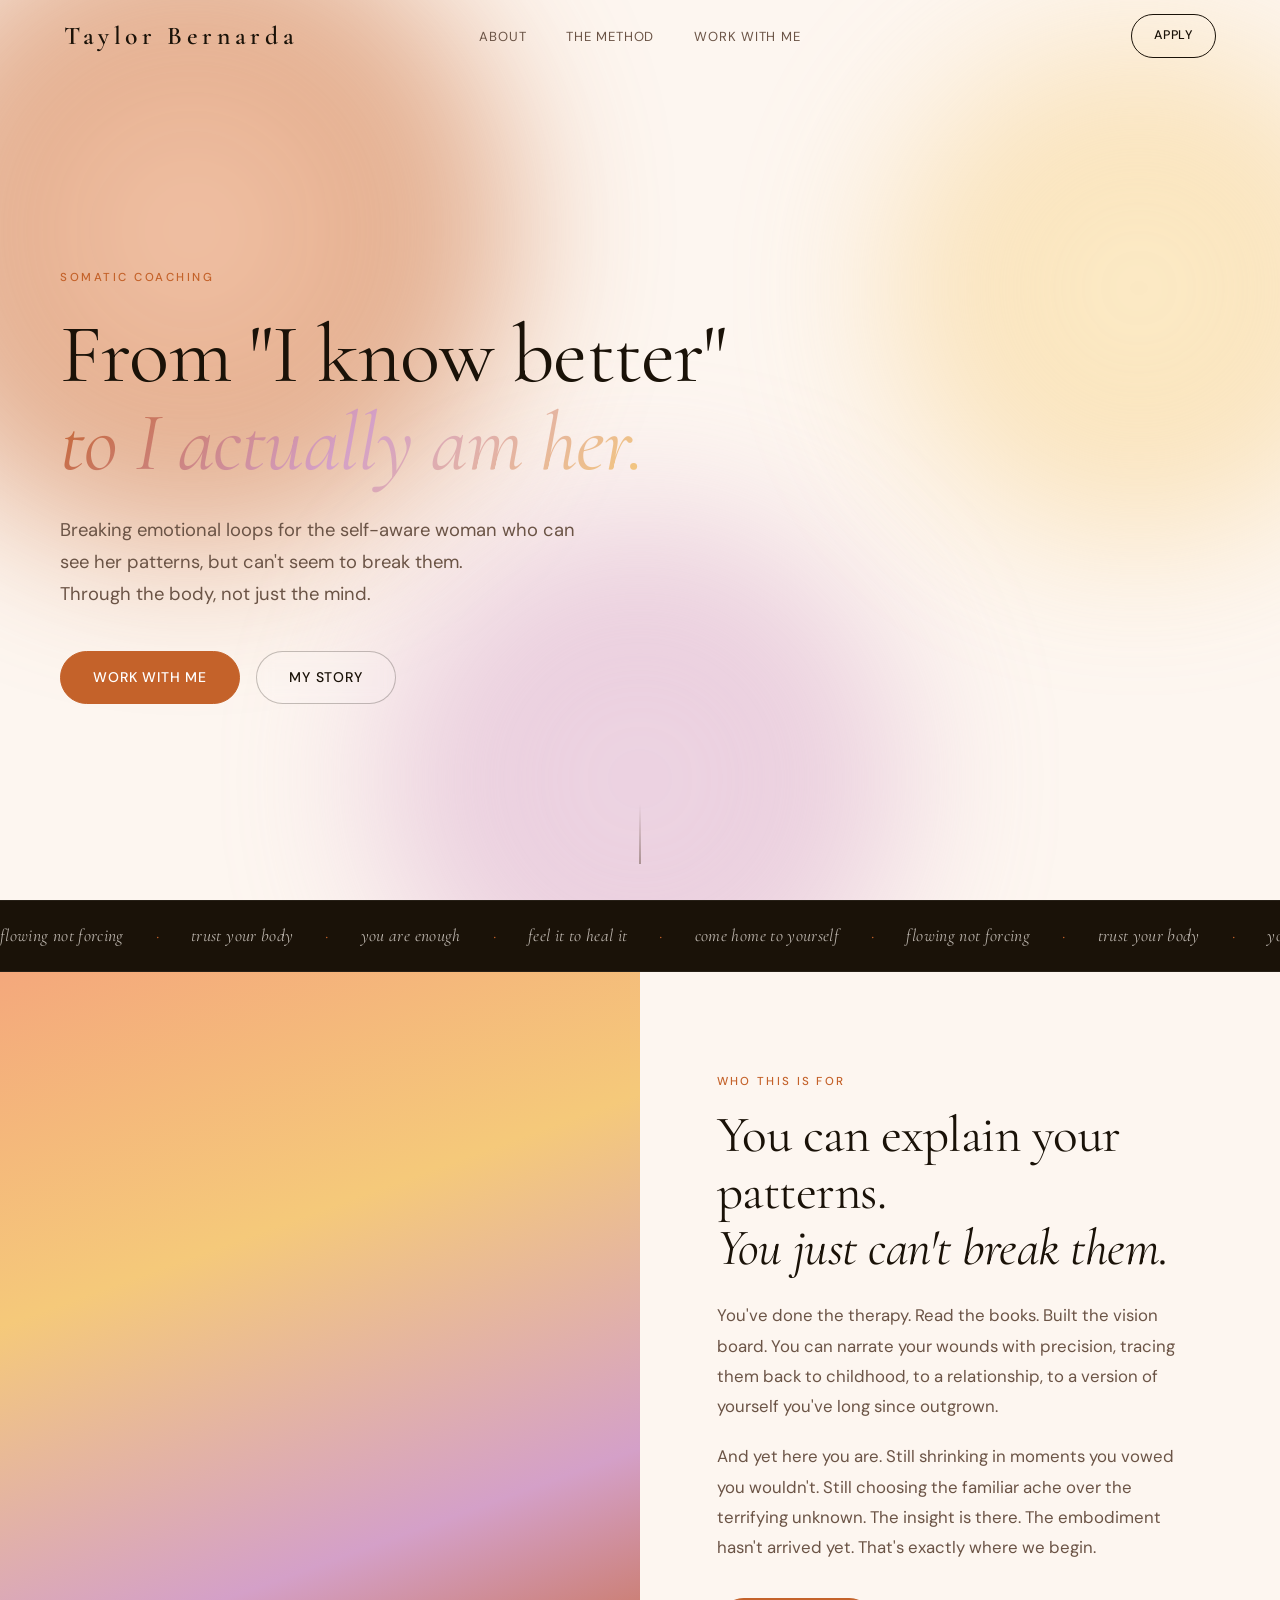
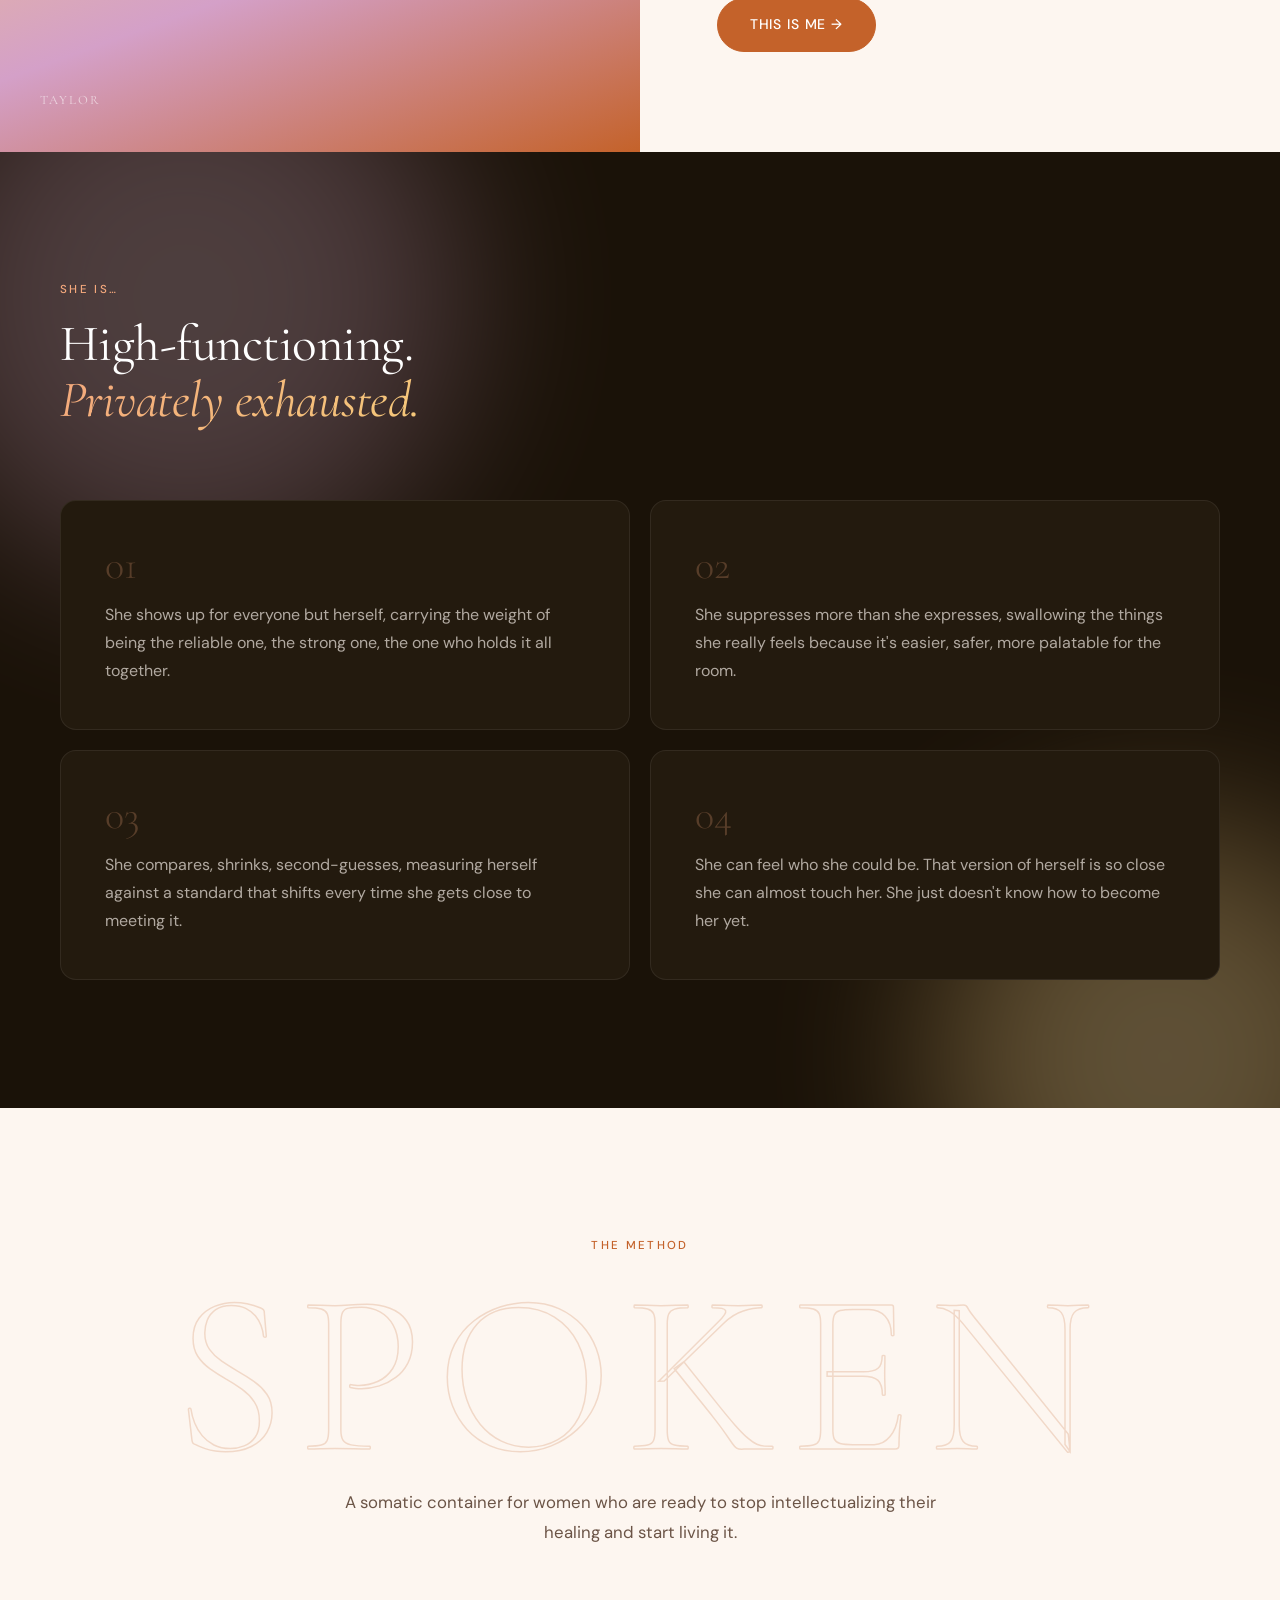
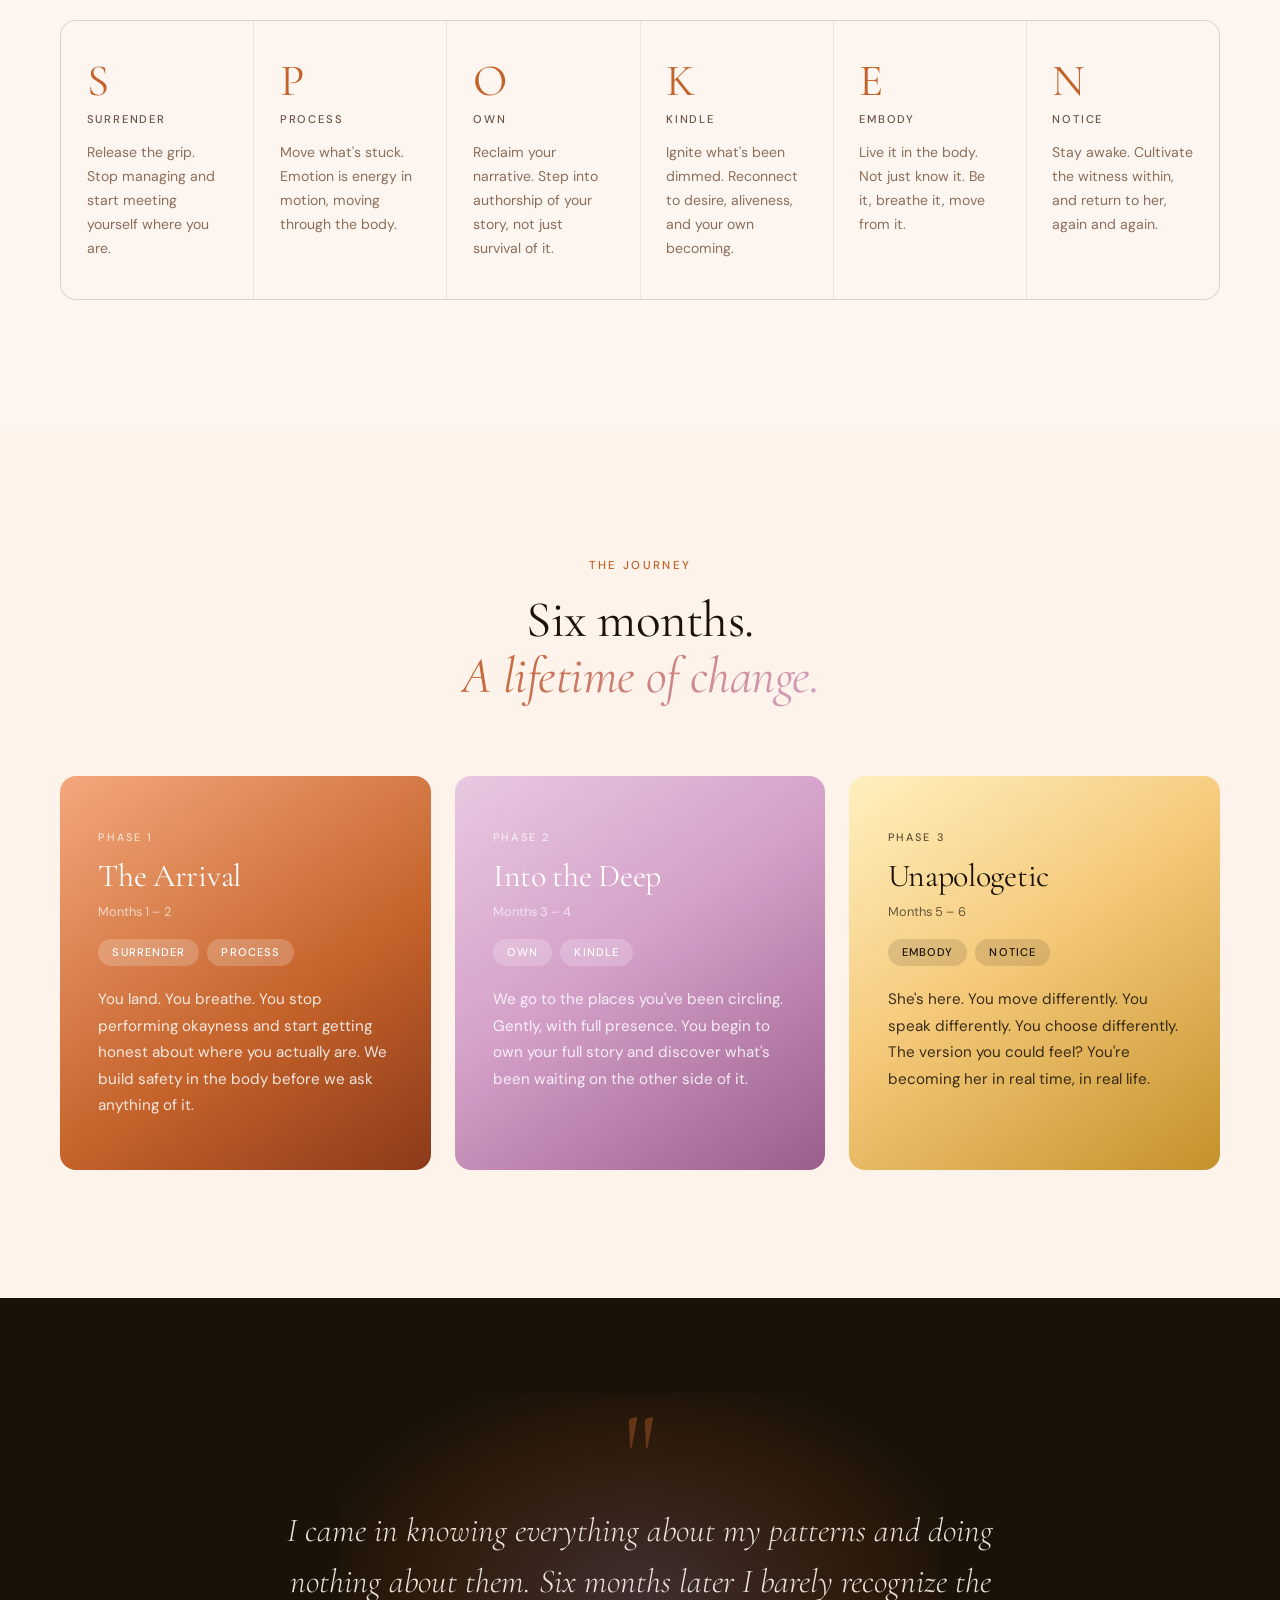
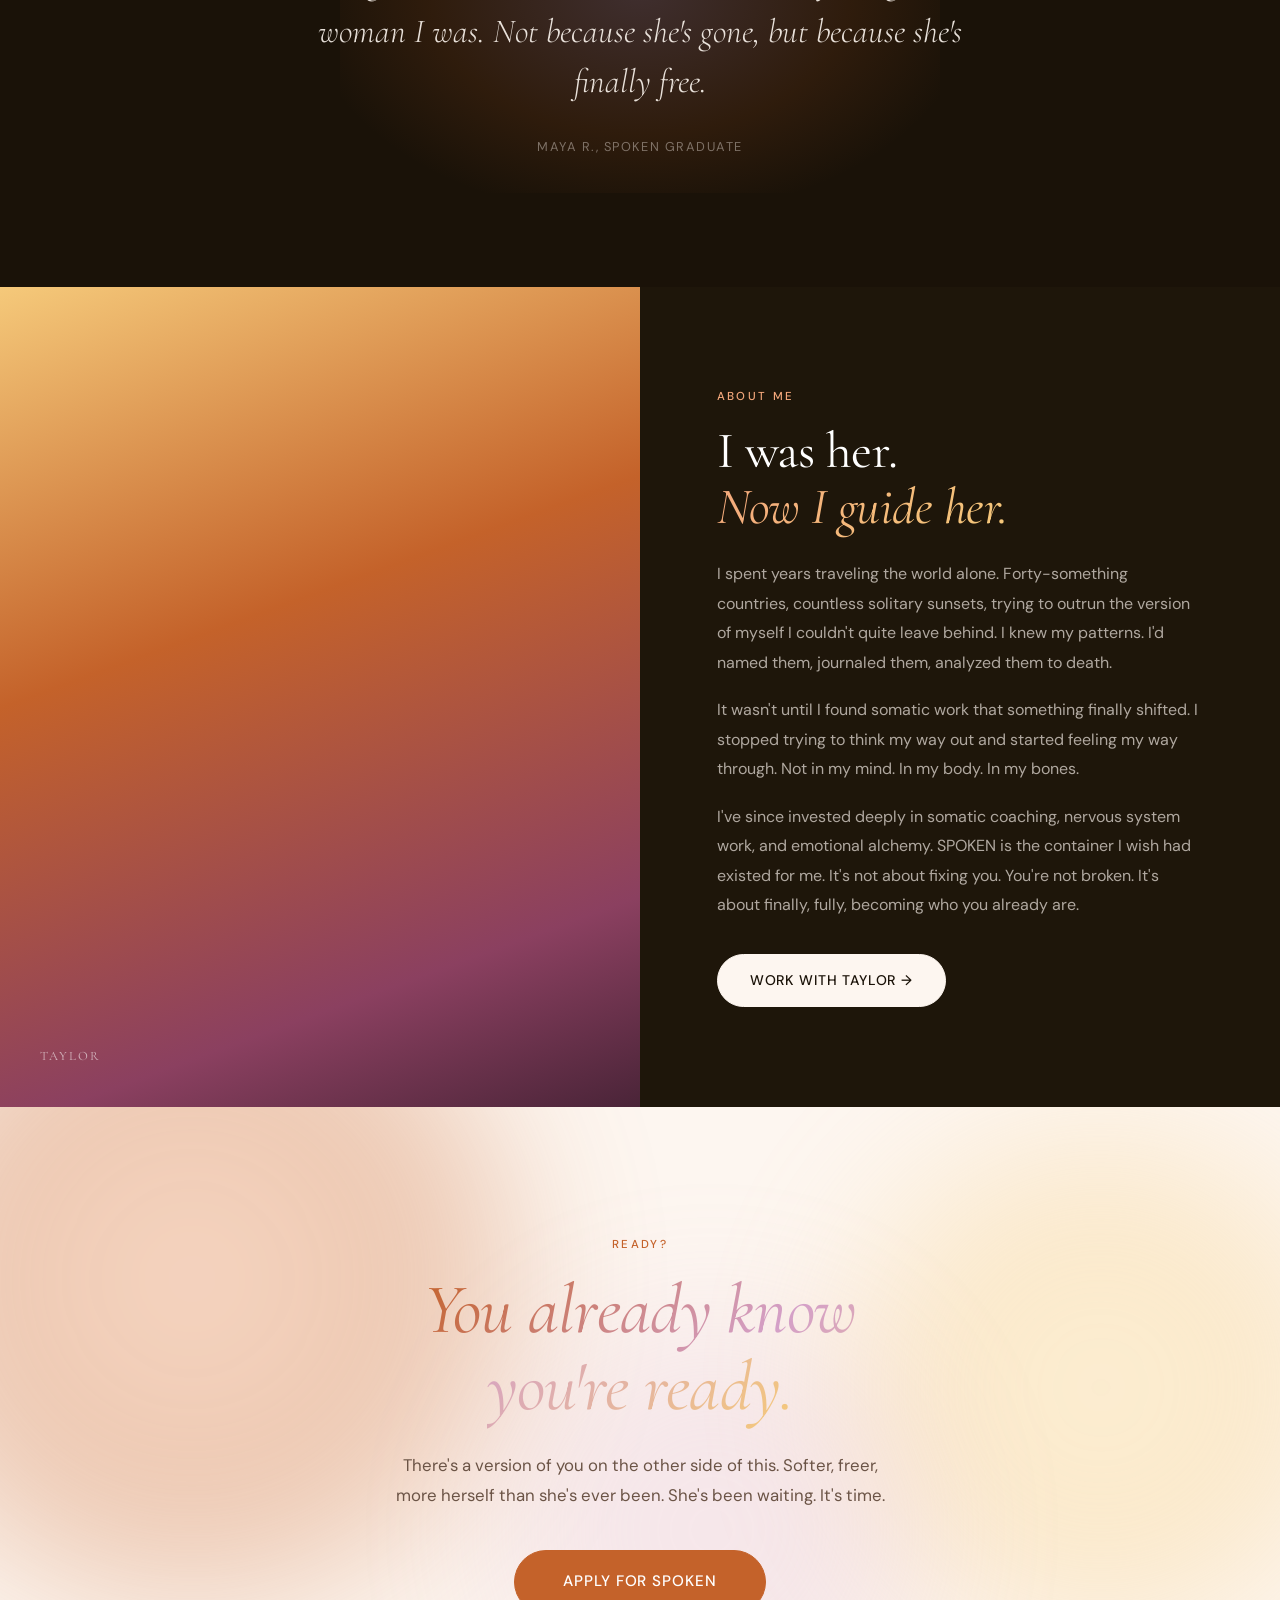
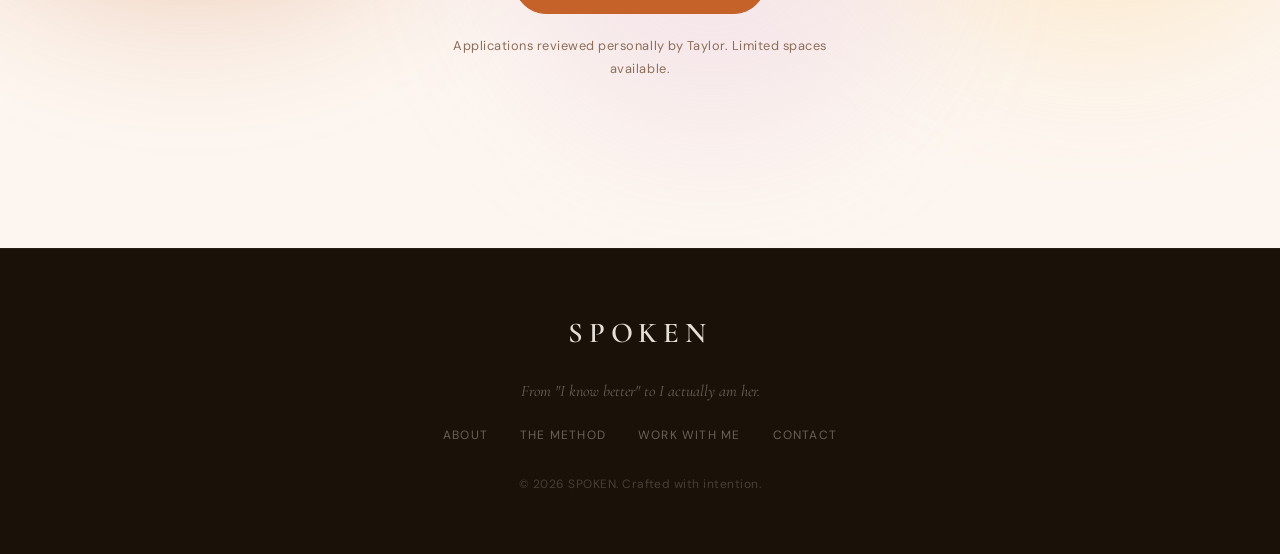
<file: index.html>
<!DOCTYPE html>
<html lang="en">
<head>
  <meta charset="UTF-8" />
  <meta name="viewport" content="width=device-width, initial-scale=1.0" />
  <title>SPOKEN: Somatic Coaching with Taylor</title>
  <link rel="preconnect" href="https://fonts.googleapis.com" />
  <link rel="preconnect" href="https://fonts.gstatic.com" crossorigin />
  <link href="https://fonts.googleapis.com/css2?family=Cormorant+Garamond:ital,wght@0,300;0,400;0,500;0,600;1,300;1,400;1,500;1,600&family=DM+Sans:ital,wght@0,300;0,400;0,500;1,300&display=swap" rel="stylesheet" />
  <link rel="stylesheet" href="styles.css" />
</head>
<body>

  <!-- NAV -->
  <nav class="nav" id="nav">
    <div class="nav__logo">Taylor Bernarda</div>
    <ul class="nav__links">
      <li><a href="#about">About</a></li>
      <li><a href="#method">The Method</a></li>
      <li><a href="#work">Work With Me</a></li>
    </ul>
    <a href="#apply" class="btn btn--outline btn--sm">Apply</a>
    <button class="nav__hamburger" aria-label="Open menu">
      <span></span><span></span><span></span>
    </button>
  </nav>

  <!-- MOBILE NAV DRAWER -->
  <div class="nav__drawer" id="navDrawer">
    <button class="nav__drawer-close" aria-label="Close menu">✕</button>
    <ul>
      <li><a href="#about">About</a></li>
      <li><a href="#method">The Method</a></li>
      <li><a href="#work">Work With Me</a></li>
      <li><a href="#apply" class="btn btn--outline">Apply</a></li>
    </ul>
  </div>
  <div class="nav__overlay" id="navOverlay"></div>

  <!-- HERO -->
  <section class="hero" id="hero">
    <div class="hero__blobs" aria-hidden="true">
      <div class="blob blob--coral"></div>
      <div class="blob blob--lavender"></div>
      <div class="blob blob--gold"></div>
    </div>
    <div class="hero__content reveal">
      <span class="hero__eyebrow">Somatic Coaching</span>
      <h1 class="hero__headline">From "I know better"<br/><em>to I actually am her.</em></h1>
      <p class="hero__sub">Breaking emotional loops for the self-aware woman who can<br class="desktop-br"/> see her patterns, but can't seem to break them.<br/>Through the body, not just the mind.</p>
      <div class="hero__cta">
        <a href="#apply" class="btn btn--primary">Work With Me</a>
        <a href="#about" class="btn btn--ghost">My Story</a>
      </div>
    </div>
    <div class="hero__scroll-hint" aria-hidden="true">
      <span></span>
    </div>
  </section>

  <!-- AFFIRMATION STRIP -->
  <div class="strip" aria-label="Affirmations">
    <div class="strip__track">
      <span>flowing not forcing</span>
      <span class="strip__dot" aria-hidden="true">·</span>
      <span>trust your body</span>
      <span class="strip__dot" aria-hidden="true">·</span>
      <span>you are enough</span>
      <span class="strip__dot" aria-hidden="true">·</span>
      <span>feel it to heal it</span>
      <span class="strip__dot" aria-hidden="true">·</span>
      <span>come home to yourself</span>
      <span class="strip__dot" aria-hidden="true">·</span>
      <span>flowing not forcing</span>
      <span class="strip__dot" aria-hidden="true">·</span>
      <span>trust your body</span>
      <span class="strip__dot" aria-hidden="true">·</span>
      <span>you are enough</span>
      <span class="strip__dot" aria-hidden="true">·</span>
      <span>feel it to heal it</span>
      <span class="strip__dot" aria-hidden="true">·</span>
      <span>come home to yourself</span>
      <span class="strip__dot" aria-hidden="true">·</span>
      <span>flowing not forcing</span>
      <span class="strip__dot" aria-hidden="true">·</span>
      <span>trust your body</span>
      <span class="strip__dot" aria-hidden="true">·</span>
      <span>you are enough</span>
      <span class="strip__dot" aria-hidden="true">·</span>
      <span>feel it to heal it</span>
      <span class="strip__dot" aria-hidden="true">·</span>
      <span>come home to yourself</span>
      <span class="strip__dot" aria-hidden="true">·</span>
    </div>
  </div>

  <!-- WHO IT'S FOR -->
  <section class="split-section" id="who">
    <div class="split-section__image reveal-left">
      <div class="gradient-img gradient-img--warm">
        <div class="gradient-img__inner">
          <span>Taylor</span>
        </div>
      </div>
    </div>
    <div class="split-section__content reveal-right">
      <span class="eyebrow">Who This Is For</span>
      <h2>You can explain your patterns.<br/><em>You just can't break them.</em></h2>
      <p>You've done the therapy. Read the books. Built the vision board. You can narrate your wounds with precision, tracing them back to childhood, to a relationship, to a version of yourself you've long since outgrown.</p>
      <p>And yet here you are. Still shrinking in moments you vowed you wouldn't. Still choosing the familiar ache over the terrifying unknown. The insight is there. The embodiment hasn't arrived yet. That's exactly where we begin.</p>
      <a href="#apply" class="btn btn--primary">This is me →</a>
    </div>
  </section>

  <!-- FOR HER -->
  <section class="for-her" id="work">
    <div class="for-her__blobs" aria-hidden="true">
      <div class="blob blob--rose"></div>
      <div class="blob blob--gold for-her__gold"></div>
    </div>
    <div class="container">
      <span class="eyebrow eyebrow--light reveal">She is…</span>
      <h2 class="for-her__heading reveal">High-functioning.<br/><em>Privately exhausted.</em></h2>
      <div class="cards-grid">
        <div class="card reveal">
          <div class="card__icon">01</div>
          <p>She shows up for everyone but herself, carrying the weight of being the reliable one, the strong one, the one who holds it all together.</p>
        </div>
        <div class="card reveal">
          <div class="card__icon">02</div>
          <p>She suppresses more than she expresses, swallowing the things she really feels because it's easier, safer, more palatable for the room.</p>
        </div>
        <div class="card reveal">
          <div class="card__icon">03</div>
          <p>She compares, shrinks, second-guesses, measuring herself against a standard that shifts every time she gets close to meeting it.</p>
        </div>
        <div class="card reveal">
          <div class="card__icon">04</div>
          <p>She can feel who she could be. That version of herself is so close she can almost touch her. She just doesn't know how to become her yet.</p>
        </div>
      </div>
    </div>
  </section>

  <!-- SPOKEN FRAMEWORK -->
  <section class="framework" id="method">
    <div class="container">
      <span class="eyebrow reveal">The Method</span>
      <div class="framework__word reveal" aria-hidden="true">SPOKEN</div>
      <p class="framework__sub reveal">A somatic container for women who are ready to stop intellectualizing their healing and start living it.</p>
      <div class="framework__pillars">
        <div class="pillar reveal">
          <div class="pillar__letter">S</div>
          <div class="pillar__name">Surrender</div>
          <p>Release the grip. Stop managing and start meeting yourself where you are.</p>
        </div>
        <div class="pillar reveal">
          <div class="pillar__letter">P</div>
          <div class="pillar__name">Process</div>
          <p>Move what's stuck. Emotion is energy in motion, moving through the body.</p>
        </div>
        <div class="pillar reveal">
          <div class="pillar__letter">O</div>
          <div class="pillar__name">Own</div>
          <p>Reclaim your narrative. Step into authorship of your story, not just survival of it.</p>
        </div>
        <div class="pillar reveal">
          <div class="pillar__letter">K</div>
          <div class="pillar__name">Kindle</div>
          <p>Ignite what's been dimmed. Reconnect to desire, aliveness, and your own becoming.</p>
        </div>
        <div class="pillar reveal">
          <div class="pillar__letter">E</div>
          <div class="pillar__name">Embody</div>
          <p>Live it in the body. Not just know it. Be it, breathe it, move from it.</p>
        </div>
        <div class="pillar reveal">
          <div class="pillar__letter">N</div>
          <div class="pillar__name">Notice</div>
          <p>Stay awake. Cultivate the witness within, and return to her, again and again.</p>
        </div>
      </div>
    </div>
  </section>

  <!-- THREE PHASES -->
  <section class="phases">
    <div class="container">
      <span class="eyebrow reveal">The Journey</span>
      <h2 class="reveal">Six months.<br/><em>A lifetime of change.</em></h2>
      <div class="phases__grid">
        <div class="phase-card phase-card--coral reveal">
          <div class="phase-card__phase">Phase 1</div>
          <h3>The Arrival</h3>
          <div class="phase-card__months">Months 1 – 2</div>
          <div class="phase-card__tags">
            <span>Surrender</span>
            <span>Process</span>
          </div>
          <p>You land. You breathe. You stop performing okayness and start getting honest about where you actually are. We build safety in the body before we ask anything of it.</p>
        </div>
        <div class="phase-card phase-card--lavender reveal">
          <div class="phase-card__phase">Phase 2</div>
          <h3>Into the Deep</h3>
          <div class="phase-card__months">Months 3 – 4</div>
          <div class="phase-card__tags">
            <span>Own</span>
            <span>Kindle</span>
          </div>
          <p>We go to the places you've been circling. Gently, with full presence. You begin to own your full story and discover what's been waiting on the other side of it.</p>
        </div>
        <div class="phase-card phase-card--gold reveal">
          <div class="phase-card__phase">Phase 3</div>
          <h3>Unapologetic</h3>
          <div class="phase-card__months">Months 5 – 6</div>
          <div class="phase-card__tags">
            <span>Embody</span>
            <span>Notice</span>
          </div>
          <p>She's here. You move differently. You speak differently. You choose differently. The version you could feel? You're becoming her in real time, in real life.</p>
        </div>
      </div>
    </div>
  </section>

  <!-- TESTIMONIAL -->
  <section class="testimonial">
    <div class="testimonial__glow" aria-hidden="true"></div>
    <div class="container">
      <div class="testimonial__inner reveal">
        <div class="testimonial__mark">"</div>
        <blockquote>
          I came in knowing everything about my patterns and doing nothing about them. Six months later I barely recognize the woman I was. Not because she's gone, but because she's finally free.
        </blockquote>
        <cite>Maya R., SPOKEN Graduate</cite>
      </div>
    </div>
  </section>

  <!-- ABOUT -->
  <section class="about" id="about">
    <div class="about__image reveal-left">
      <div class="gradient-img gradient-img--dusk">
        <div class="gradient-img__inner">
          <span>Taylor</span>
        </div>
      </div>
    </div>
    <div class="about__content reveal-right">
      <span class="eyebrow eyebrow--light">About Me</span>
      <h2>I was her.<br/><em>Now I guide her.</em></h2>
      <p>I spent years traveling the world alone. Forty-something countries, countless solitary sunsets, trying to outrun the version of myself I couldn't quite leave behind. I knew my patterns. I'd named them, journaled them, analyzed them to death.</p>
      <p>It wasn't until I found somatic work that something finally shifted. I stopped trying to think my way out and started feeling my way through. Not in my mind. In my body. In my bones.</p>
      <p>I've since invested deeply in somatic coaching, nervous system work, and emotional alchemy. SPOKEN is the container I wish had existed for me. It's not about fixing you. You're not broken. It's about finally, fully, becoming who you already are.</p>
      <a href="#apply" class="btn btn--light">Work With Taylor →</a>
    </div>
  </section>

  <!-- FINAL CTA -->
  <section class="cta-final" id="apply">
    <div class="cta-final__blobs" aria-hidden="true">
      <div class="blob blob--coral cta-blob--1"></div>
      <div class="blob blob--gold cta-blob--2"></div>
      <div class="blob blob--rose cta-blob--3"></div>
    </div>
    <div class="container">
      <div class="cta-final__inner reveal">
        <span class="eyebrow">Ready?</span>
        <h2 class="cta-final__headline"><em>You already know<br/>you're ready.</em></h2>
        <p>There's a version of you on the other side of this. Softer, freer, more herself than she's ever been. She's been waiting. It's time.</p>
        <a href="mailto:hello@spokencoaching.com" class="btn btn--primary btn--lg">Apply for SPOKEN</a>
        <p class="cta-final__note">Applications reviewed personally by Taylor. Limited spaces available.</p>
      </div>
    </div>
  </section>

  <!-- FOOTER -->
  <footer class="footer">
    <div class="footer__inner">
      <div class="footer__logo">SPOKEN</div>
      <p class="footer__tagline">From "I know better" to I actually am her.</p>
      <nav class="footer__nav" aria-label="Footer navigation">
        <a href="#about">About</a>
        <a href="#method">The Method</a>
        <a href="#work">Work With Me</a>
        <a href="mailto:hello@spokencoaching.com">Contact</a>
      </nav>
      <p class="footer__copy">© 2026 SPOKEN. Crafted with intention.</p>
    </div>
  </footer>

  <script src="script.js"></script>
</body>
</html>
</file>
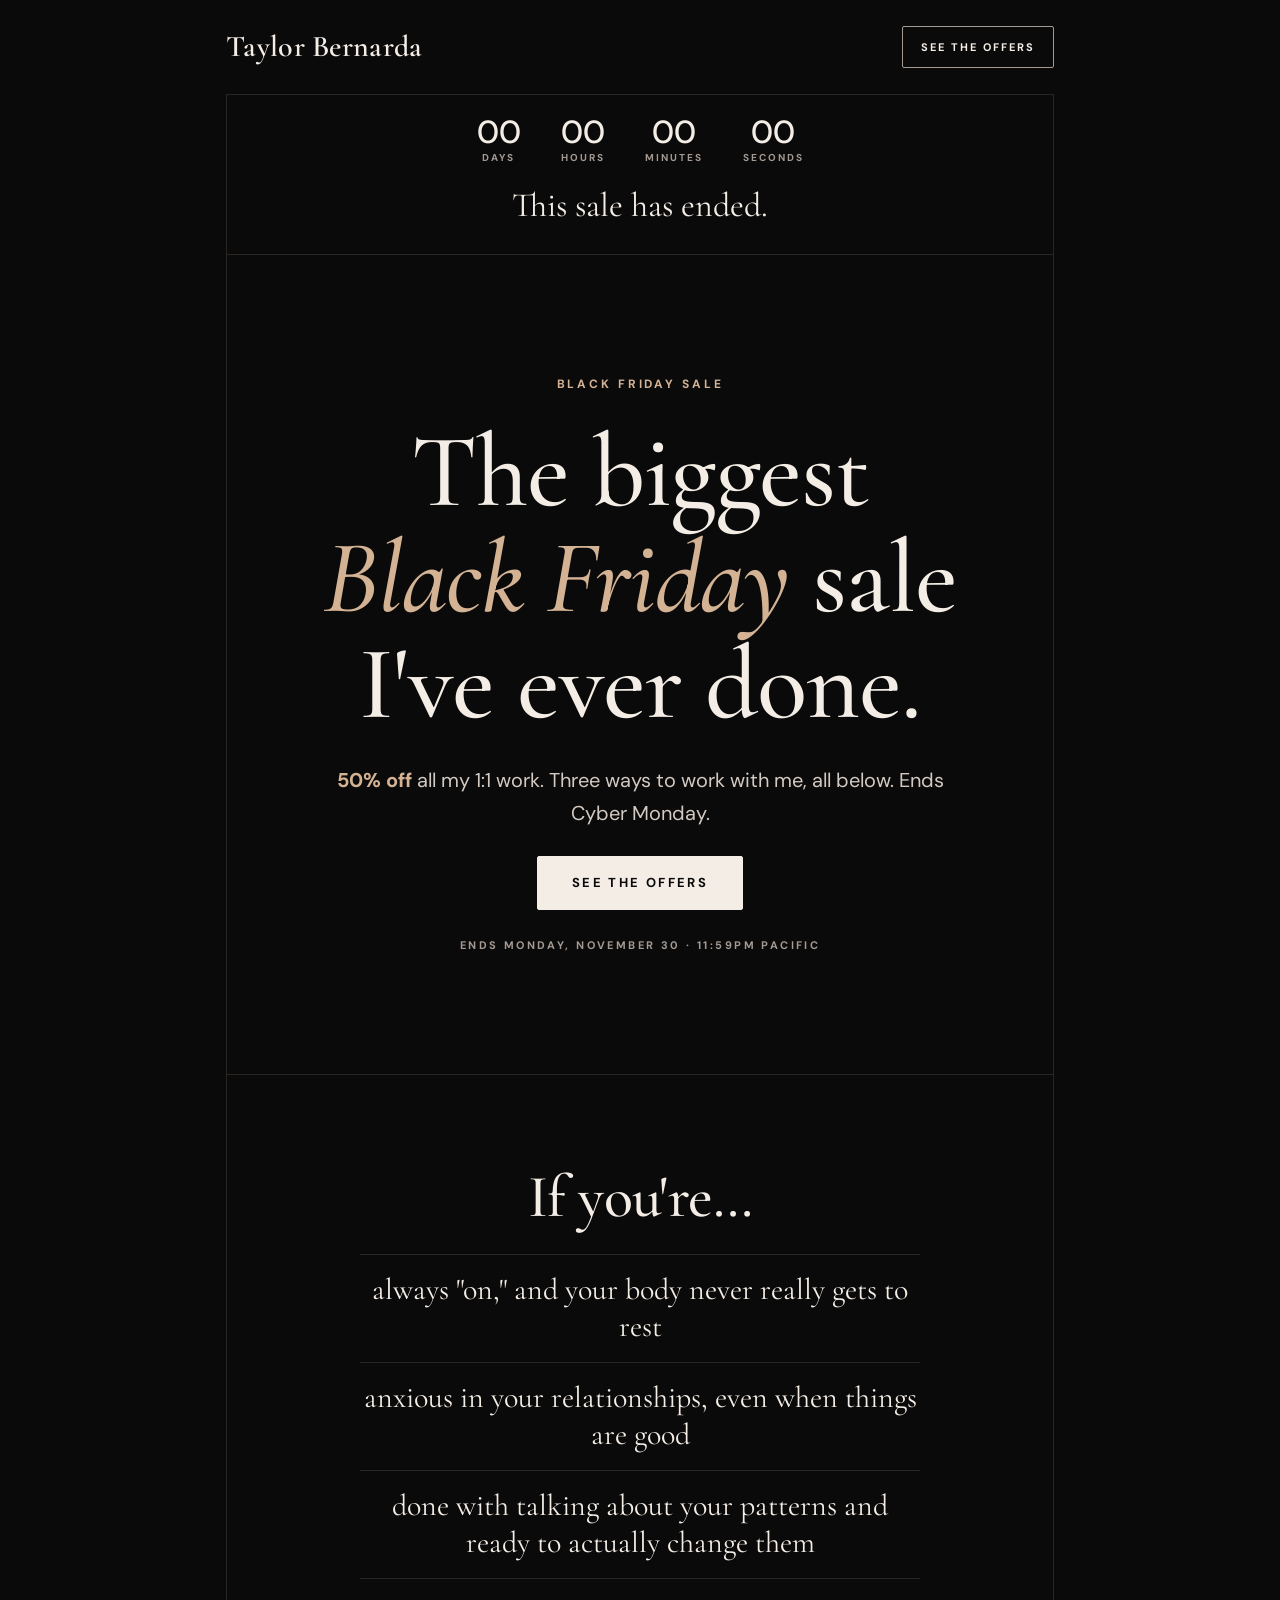
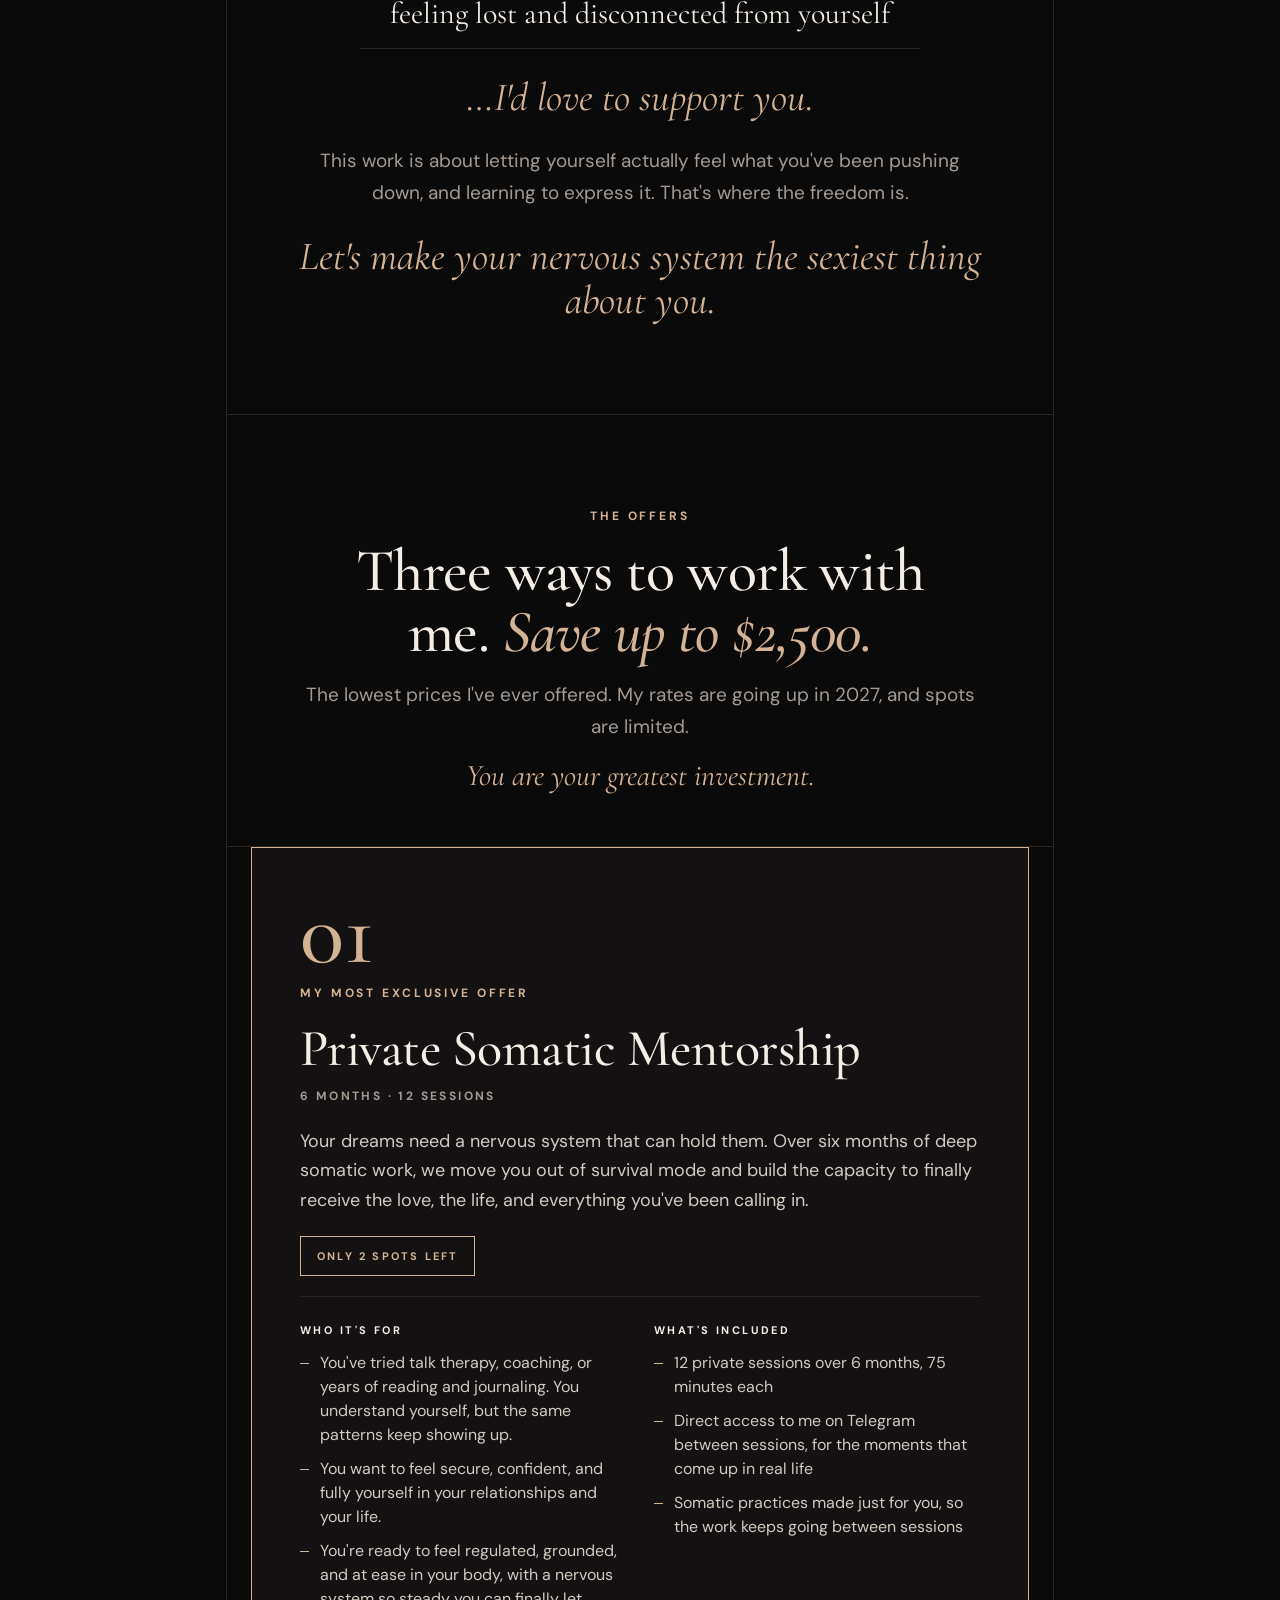
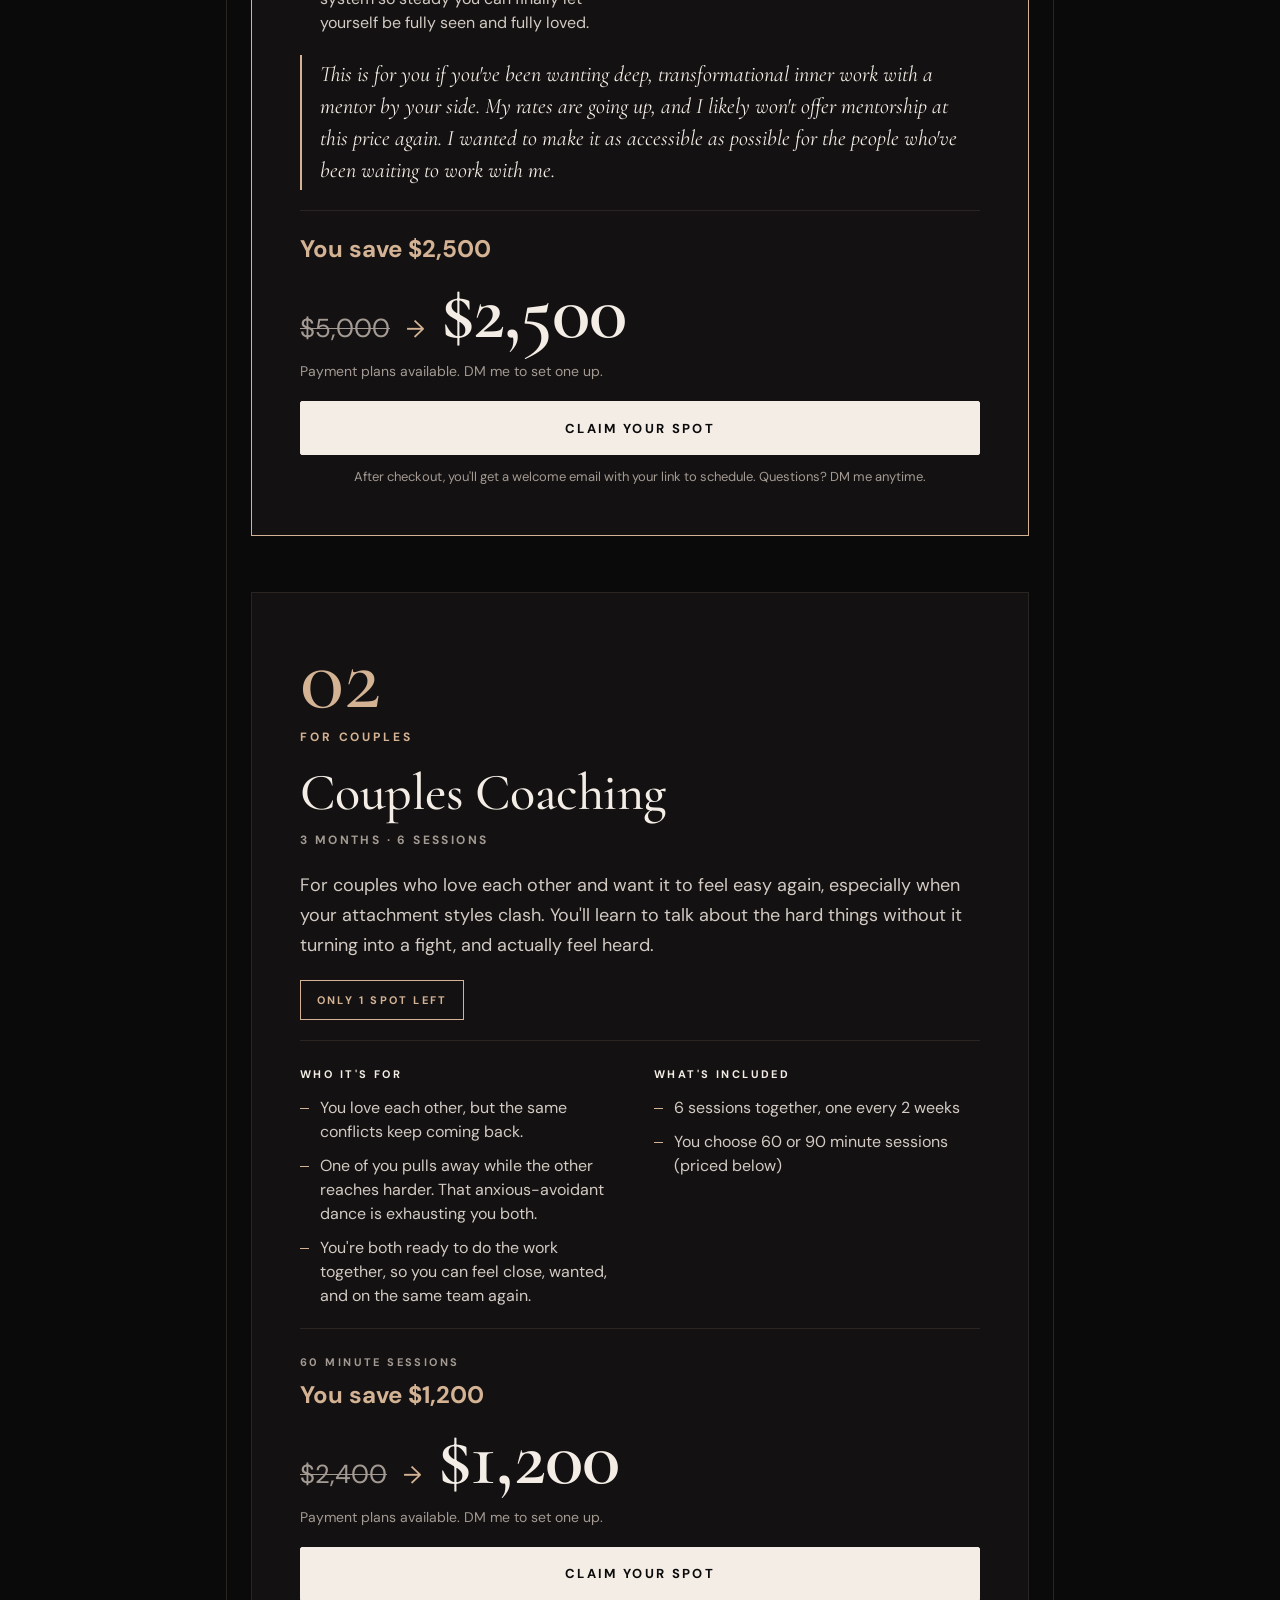
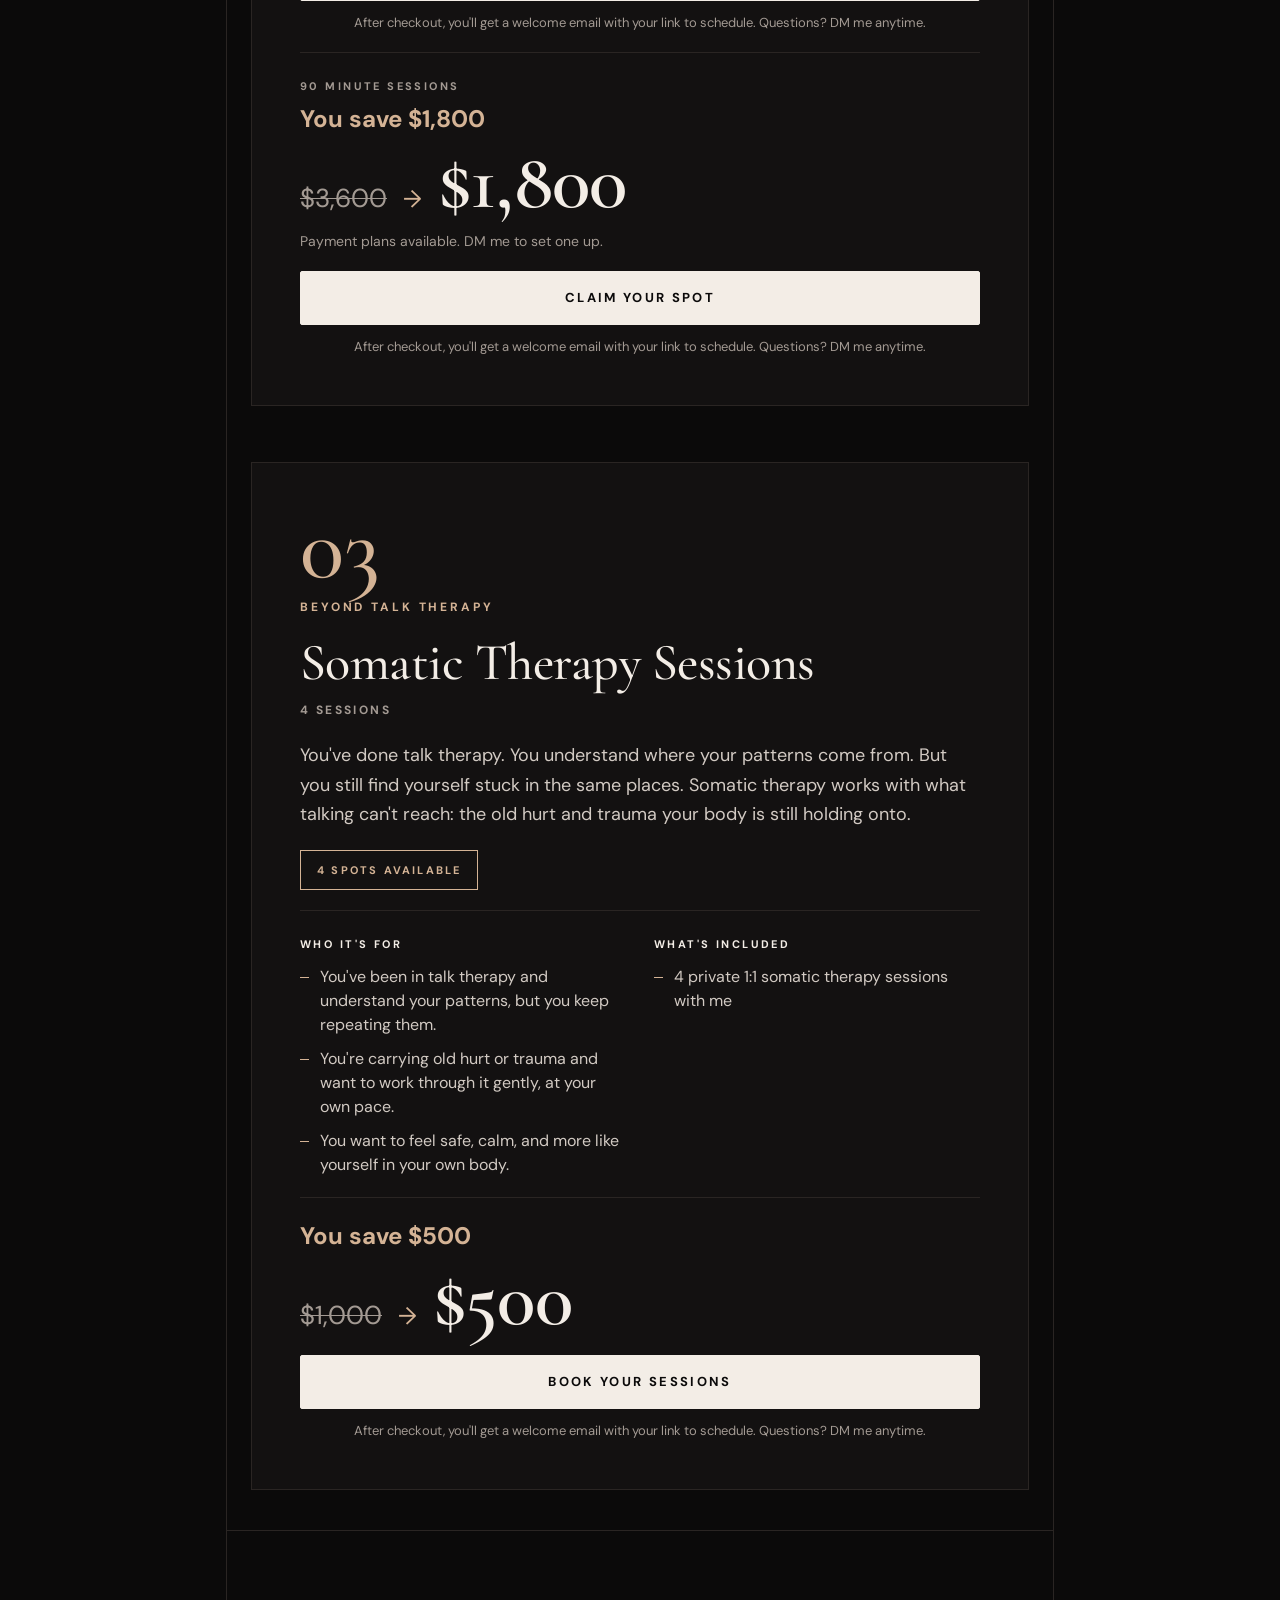
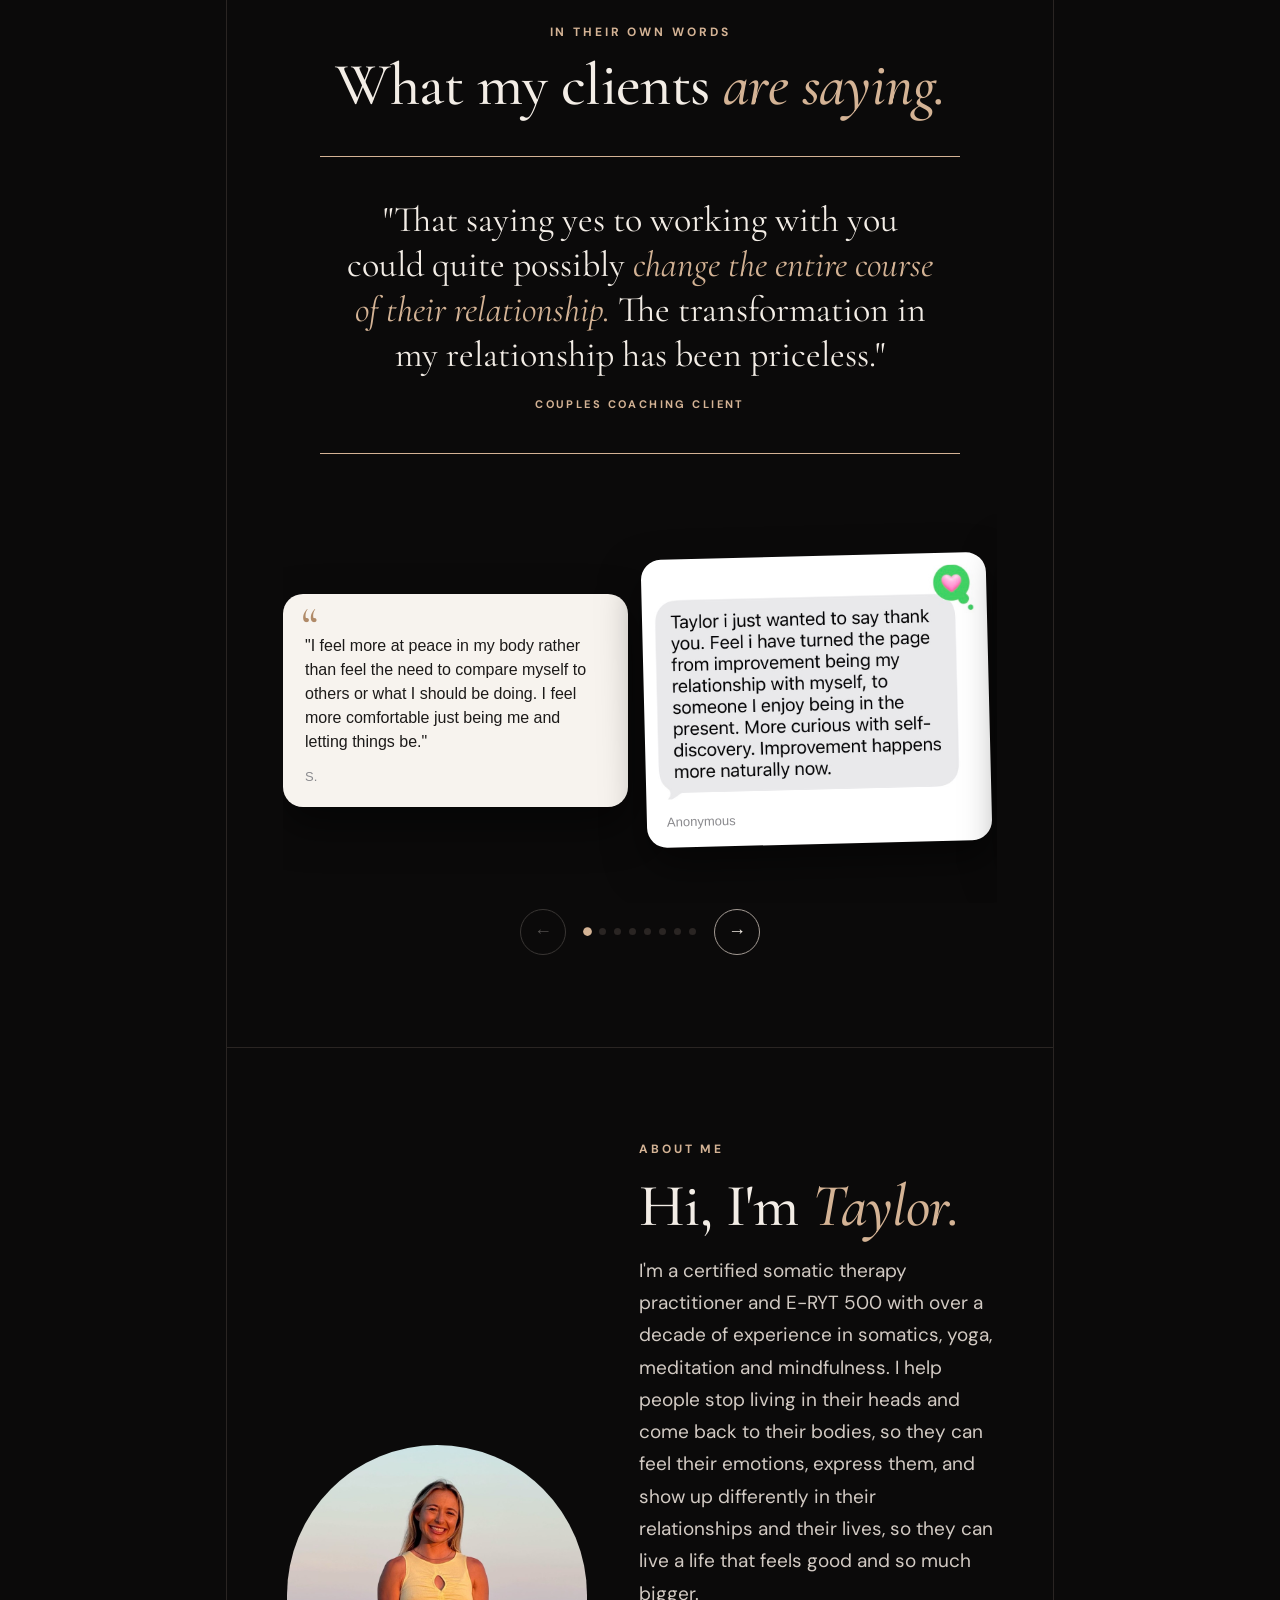
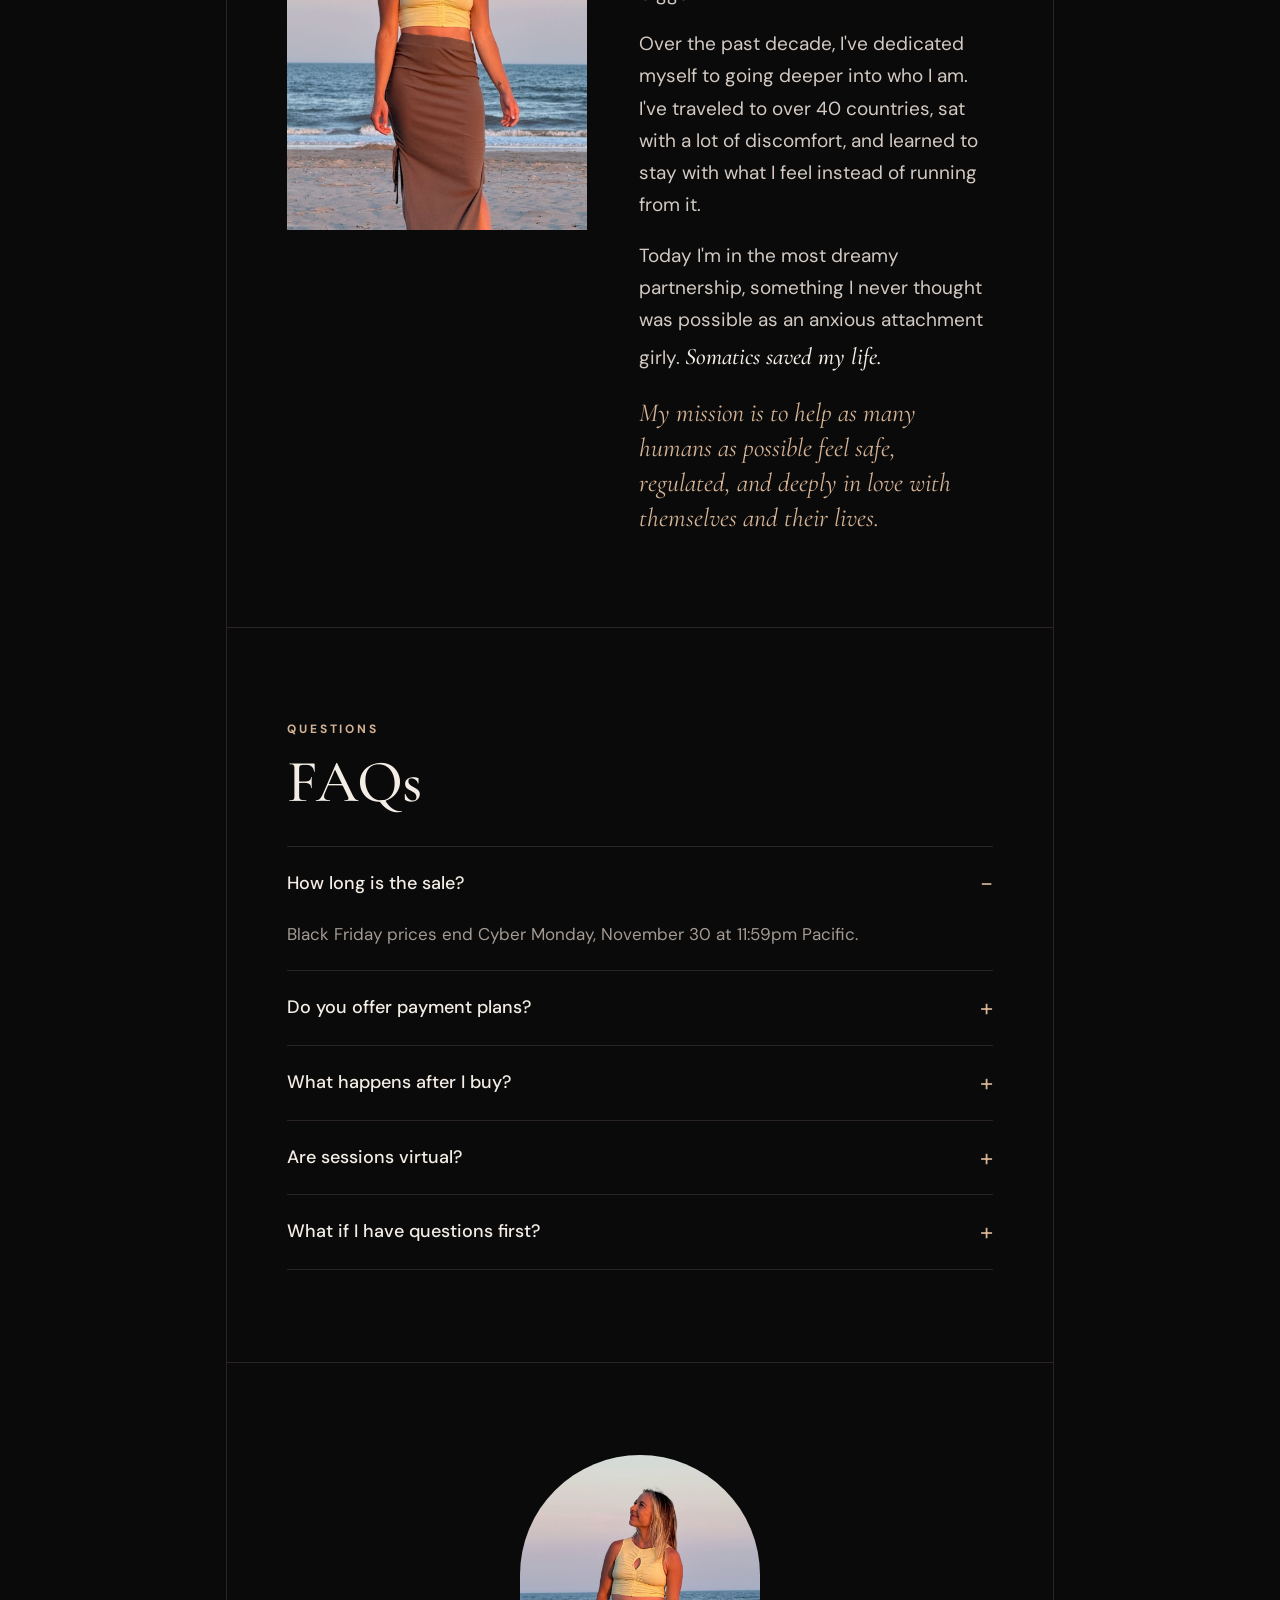
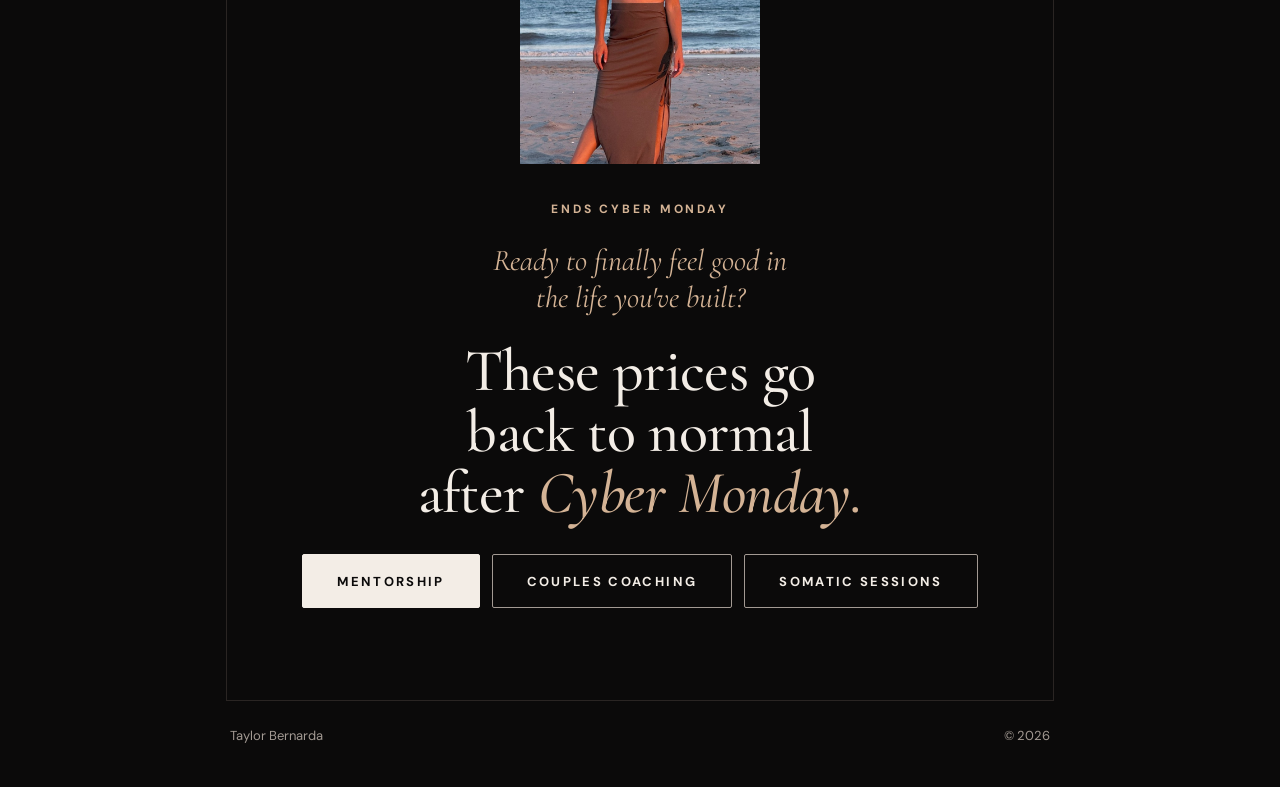
<file: black-friday/index.html>
<!DOCTYPE html>
<html lang="en">
<head>
<meta charset="UTF-8">
<meta name="viewport" content="width=device-width, initial-scale=1, viewport-fit=cover">
<title>Black Friday Sale: 50% Off 1:1 Work with Taylor Bernarda</title>
<meta name="description" content="The biggest Black Friday sale Taylor Bernarda has ever done. 50% off all 1:1 somatic work. Ends Cyber Monday, November 30 at 11:59pm Pacific.">
<meta property="og:title" content="The biggest Black Friday sale I've ever done.">
<meta property="og:description" content="50% off all my 1:1 work. Ends Cyber Monday.">
<meta property="og:type" content="website">
<meta property="og:image" content="https://taylorbernarda.com/black-friday/share.png">
<meta property="og:image:width" content="1200">
<meta property="og:image:height" content="630">
<meta property="og:image:alt" content="The biggest Black Friday sale I've ever done.">
<meta property="og:url" content="https://taylorbernarda.com/black-friday">
<meta name="twitter:image" content="https://taylorbernarda.com/black-friday/share.png">
<meta name="twitter:card" content="summary_large_image">
<meta name="theme-color" content="#0B0A0A">

<script>
/* =====================================================================
   PASTE YOUR REAL LINKS HERE
   Replace each "[...]" value with the full payment link, e.g.
   MENTORSHIP_LINK: "https://buy.stripe.com/abc123",
   ===================================================================== */
var LINKS = {
  MENTORSHIP_LINK: "https://square.link/u/PT4jIc1p",
  COUPLES_60_LINK: "https://square.link/u/Hk6Q3J8o",
  COUPLES_90_LINK: "https://square.link/u/Rjn4OpJS",
  SESSIONS_LINK:   "https://square.link/u/KchQBluB"
};

/* Answer for the FAQ "Are sessions virtual?" */
var FAQ_VIRTUAL_ANSWER = "Yes. All sessions are virtual, over Zoom, so you can join from anywhere.";

/* Sale end: Monday, November 30, 2026 at 11:59pm Pacific (PST, UTC-8). */
var SALE_ENDS = "2026-11-30T23:59:00-08:00";
</script>

<link rel="preconnect" href="https://fonts.googleapis.com">
<link rel="preconnect" href="https://fonts.gstatic.com" crossorigin>
<link rel="stylesheet" href="https://fonts.googleapis.com/css2?family=Cormorant+Garamond:ital,wght@0,500;0,600;1,500;1,600&family=DM+Sans:wght@400;500;700&display=swap">
<style>
/* One narrow framed column on black. Serif headlines, sans body, one champagne accent. */
:root{
  --bg:#0B0A0A; --panel:#131111; --ink:#F3EDE6; --soft:#D2CAC3; --muted:#A39A93; --line:#2A2523; --accent:#D4B395; --black:#0B0A0A;
  --serif:"Cormorant Garamond", Georgia, "Times New Roman", serif;
  --sans:"DM Sans", "Helvetica Neue", Arial, sans-serif;
  color-scheme:dark;
}
*{box-sizing:border-box}
html{scroll-behavior:smooth}
body{background:var(--bg);color:var(--ink);font-family:var(--sans);font-size:17px;line-height:1.65;margin:0;-webkit-font-smoothing:antialiased}
h1,h2,h3,h4,p{margin:0}
h1,h2,h3{font-family:var(--serif);font-weight:500;line-height:1.02;letter-spacing:-0.01em;text-wrap:balance}
em{font-style:italic;color:var(--accent)}
a{color:inherit}
.frame{max-width:860px;margin:0 auto;padding:0 max(16px, env(safe-area-inset-left, 0px)) 40px}
.panel{border:1px solid var(--line);border-top:0;padding:clamp(52px,8vw,92px) clamp(20px,5vw,60px)}
.panel.center{text-align:center;display:flex;flex-direction:column;align-items:center}
.eyebrow{font-size:12px;font-weight:700;letter-spacing:.24em;text-transform:uppercase;color:var(--accent);line-height:1.5}
.lead{color:var(--muted);font-size:clamp(17px,1.8vw,19px);max-width:52ch}
h2{font-size:clamp(40px,6vw,60px)}
.btn{display:inline-flex;align-items:center;justify-content:center;min-height:54px;padding:0 34px;border-radius:2px;background:var(--ink);color:var(--black);border:1px solid var(--ink);font-family:var(--sans);font-size:13px;font-weight:700;letter-spacing:.18em;text-transform:uppercase;text-decoration:none;text-align:center;cursor:pointer;transition:background .2s,border-color .2s,color .2s}
.btn:hover{background:var(--accent);border-color:var(--accent)}
.btn.ghost{background:transparent;color:var(--ink);border-color:var(--muted)}
.btn.ghost:hover{background:var(--ink);color:var(--black);border-color:var(--ink)}
.btn:focus-visible,a:focus-visible,summary:focus-visible{outline:2px solid var(--accent);outline-offset:3px}

/* TOP */
nav{display:flex;align-items:center;justify-content:space-between;gap:16px;padding:22px 0}
.brand{font-family:var(--serif);font-size:clamp(24px,3vw,30px);font-weight:600;letter-spacing:.01em}
nav .btn{min-height:42px;padding:0 18px;font-size:11px}
.bar{border:1px solid var(--line);padding:20px 16px;text-align:center;display:flex;flex-direction:column;align-items:center;gap:12px}
.bar .eyebrow{color:var(--ink)}
.countdown{display:flex;justify-content:center;gap:clamp(18px,5vw,40px)}
.unit{display:flex;flex-direction:column;align-items:center;min-width:44px}
.unit b{font-size:clamp(26px,4vw,32px);font-weight:500;line-height:1.1;font-variant-numeric:tabular-nums}
.unit small{font-size:10px;font-weight:700;letter-spacing:.2em;text-transform:uppercase;color:var(--muted)}
.ended{font-family:var(--serif);font-size:clamp(26px,4vw,34px);color:var(--ink)}

.hero{gap:26px;padding-block:clamp(64px,10vw,120px)}
.hero h1{font-size:min(clamp(44px,9.6vw,104px), calc((100vw - 80px) / 6.5));max-width:none}
.hero h1 .l3{white-space:nowrap}
.hero .sub{color:var(--soft);font-size:clamp(18px,2vw,20px);max-width:44ch}
.hero .sub span{color:var(--accent);font-weight:700}
.hero .ends{font-size:11px;font-weight:700;letter-spacing:.22em;text-transform:uppercase;color:var(--muted)}

/* WHO THIS IS FOR */
.for{gap:26px}
.for ul{list-style:none;padding:0;margin:0;width:100%;max-width:560px}
.for li{font-family:var(--serif);font-size:clamp(24px,3vw,30px);line-height:1.25;padding:16px 0;border-top:1px solid var(--line)}
.for li:last-child{border-bottom:1px solid var(--line)}
.support{font-family:var(--serif);font-style:italic;font-size:clamp(30px,4vw,40px);color:var(--accent);line-height:1.1}

/* OFFERS */
.offers-head{gap:16px;padding-bottom:clamp(36px,5vw,52px)}
.offers{border:1px solid var(--line);border-top:0;padding:0 clamp(12px,3vw,24px) clamp(20px,4vw,40px);display:flex;flex-direction:column;gap:clamp(32px,6vw,56px)}
.offer{background:var(--panel);border:1px solid var(--line);padding:clamp(28px,5vw,48px);display:flex;flex-direction:column;gap:20px;scroll-margin-top:20px}
.offer.featured{border-color:var(--accent)}
.offer .num{font-family:var(--serif);font-size:clamp(64px,9vw,92px);line-height:.8;color:var(--accent);font-weight:500;margin-bottom:-6px}
.offer h3{font-size:clamp(38px,5.4vw,52px)}
.term{font-size:12px;font-weight:700;letter-spacing:.2em;text-transform:uppercase;color:var(--muted);margin-top:-8px}
.desc{color:var(--soft);font-size:clamp(17px,1.8vw,18px);max-width:60ch}
.badge{align-self:flex-start;border:1px solid var(--accent);color:var(--accent);font-size:11px;font-weight:700;letter-spacing:.2em;text-transform:uppercase;padding:10px 16px}
.details{display:grid;grid-template-columns:minmax(0,1fr) minmax(0,1fr);gap:28px;border-top:1px solid var(--line);padding-top:24px}
.details h4{font-size:11px;font-weight:700;letter-spacing:.22em;text-transform:uppercase;color:var(--ink);margin-bottom:12px}
.details ul{list-style:none;padding:0;margin:0;display:flex;flex-direction:column;gap:10px}
.details li{position:relative;padding-left:20px;color:var(--soft);font-size:16px;line-height:1.5}
.details li::before{content:"";position:absolute;left:0;top:12px;width:9px;height:1px;background:var(--accent)}
.why{border-left:2px solid var(--accent);padding:4px 0 4px 18px;color:var(--ink);font-family:var(--serif);font-style:italic;font-size:clamp(19px,2.2vw,22px);line-height:1.45}
.deal{border-top:1px solid var(--line);padding-top:24px;display:flex;flex-direction:column;gap:10px}
.opt{font-size:11px;font-weight:700;letter-spacing:.22em;text-transform:uppercase;color:var(--muted)}
.save{font-size:clamp(20px,2.4vw,24px);font-weight:700;color:var(--accent);line-height:1.2}
.pricing{display:flex;align-items:baseline;flex-wrap:wrap;gap:6px 16px}
.pricing s{font-size:clamp(22px,2.6vw,26px);color:var(--muted);text-decoration-thickness:1px}
.pricing .arrow{color:var(--accent);font-size:24px}
.pricing b{font-family:var(--serif);font-weight:600;font-size:clamp(60px,8vw,80px);line-height:.95;letter-spacing:-0.01em}
.plan{color:var(--muted);font-size:14px}
.after{font-size:13px;line-height:1.5;color:var(--muted);text-align:center;margin-top:2px}
.deal .btn{width:100%;margin-top:8px}

/* ABOUT */
.host{display:grid;grid-template-columns:minmax(0,300px) minmax(0,1fr);gap:clamp(28px,5vw,52px);align-items:center}
.host img{display:block;width:100%;height:auto;aspect-ratio:420/540;object-fit:cover;object-position:50% 0;border-radius:999px 999px 4px 4px}
.host .stack{display:flex;flex-direction:column;gap:18px}
.host p.bio.mission{font-family:var(--serif);font-style:italic;font-size:clamp(22px,2.6vw,26px);line-height:1.35;color:var(--accent)}
.host p.bio{color:var(--soft);font-size:clamp(17px,1.9vw,19px);line-height:1.7}

/* TESTIMONIALS */
.words-head{text-align:center;display:flex;flex-direction:column;align-items:center;gap:14px;margin-bottom:clamp(28px,4vw,40px)}
.feature{margin:0 auto clamp(40px,6vw,60px);max-width:640px;text-align:center;padding:clamp(28px,4vw,40px) clamp(8px,3vw,24px);border-top:1px solid var(--accent);border-bottom:1px solid var(--accent)}
.feature blockquote{margin:0;font-family:var(--serif);font-size:clamp(26px,3.4vw,36px);line-height:1.25;color:var(--ink)}
.feature figcaption{margin-top:18px;font-size:11px;font-weight:700;letter-spacing:.22em;text-transform:uppercase;color:var(--accent)}
.shot{position:relative;margin:0;background:#F7F3EE;border-radius:20px;padding:40px 22px 20px;color:#1C1A19;font-family:-apple-system,BlinkMacSystemFont,"SF Pro Text","Helvetica Neue",Arial,sans-serif;box-shadow:0 18px 40px rgba(0,0,0,.5)}
.shot::before{content:"\201C";position:absolute;top:6px;left:18px;font-family:var(--serif);font-size:52px;line-height:1;color:#B08A68}
.shot .q{font-size:16px;line-height:1.5;color:#1C1A19}
.shot .tag{font-size:11px;font-weight:700;letter-spacing:.16em;text-transform:uppercase;color:#8A7A6C;margin:0 0 6px}
.shot .q + .tag{margin-top:16px}
.shot figcaption{margin-top:12px;font-size:13px;font-weight:500;color:#8A8A8E}
.shot-img{background:#FFFFFF;padding:12px}
.shot-img::before{content:none}
.shot-img img{display:block;width:100%;height:auto;border-radius:10px}
.shot-img figcaption{padding:0 8px 2px;margin-top:10px}
.tilt-l{transform:rotate(-1.4deg)}
.tilt-r{transform:rotate(1.2deg)}


.slider{position:relative}
.track{display:flex;align-items:center;gap:16px;overflow-x:auto;scroll-snap-type:x mandatory;scroll-behavior:smooth;padding:10px 4px 26px;margin:0 -4px;scrollbar-width:none;-webkit-overflow-scrolling:touch}
.track::-webkit-scrollbar{display:none}
.track:focus-visible{outline:2px solid var(--accent);outline-offset:4px}
.track .shot{flex:0 0 calc((100% - 16px) / 2);scroll-snap-align:start;display:flex;flex-direction:column}
.track .shot figcaption{margin-top:auto;padding-top:12px}
.track .shot-img img{margin:auto 0}
.slider-nav{display:flex;align-items:center;justify-content:center;gap:18px;margin-top:6px}
.slider-nav .arrow{width:46px;height:46px;border-radius:50%;border:1px solid var(--muted);background:transparent;color:var(--ink);font-size:18px;cursor:pointer;display:flex;align-items:center;justify-content:center;transition:background .2s,color .2s,opacity .2s}
.slider-nav .arrow:hover{background:var(--ink);color:var(--black)}
.slider-nav .arrow:disabled{opacity:.3;cursor:default;background:transparent;color:var(--ink)}
.slider-nav .arrow:focus-visible{outline:2px solid var(--accent);outline-offset:3px}
.dots{display:flex;gap:8px}
.dots span{width:7px;height:7px;border-radius:50%;background:var(--line);transition:background .2s,transform .2s}
.dots.count{font-size:12px;font-weight:700;letter-spacing:.2em;color:var(--muted);min-width:64px;justify-content:center}
.dots span.on{background:var(--accent);transform:scale(1.25)}
@media (max-width:640px){.track .shot{flex-basis:84%}.tilt-l,.tilt-r{transform:none}}

/* FAQ */
.faq h2{margin:14px 0 32px}
.faq-list{border-top:1px solid var(--line)}
details{border-bottom:1px solid var(--line)}
summary{list-style:none;cursor:pointer;display:flex;align-items:center;justify-content:space-between;gap:16px;padding:22px 0;font-weight:500;font-size:18px}
summary::-webkit-details-marker{display:none}
summary::after{content:"+";flex-shrink:0;font-size:24px;font-weight:400;line-height:1;color:var(--accent)}
details[open] summary::after{content:"\2212"}
details p{padding:0 36px 22px 0;color:var(--muted)}

/* FINAL */
.final{gap:24px}
.final h2{max-width:16ch}
.invest{font-family:var(--serif);font-style:italic;font-size:clamp(24px,3vw,30px);line-height:1.2;color:var(--accent)}
.final-q{font-family:var(--serif);font-style:italic;font-size:clamp(24px,3vw,30px);line-height:1.25;color:var(--accent);max-width:24ch}
.final-photo{display:block;width:min(240px,62%);height:auto;aspect-ratio:855/1100;object-fit:cover;border-radius:999px 999px 4px 4px;margin-bottom:12px}
.bio strong{color:var(--ink);font-weight:500;font-family:var(--serif);font-style:italic;font-size:1.25em}
.final-btns{display:flex;flex-wrap:wrap;justify-content:center;gap:12px;margin-top:6px}
footer{display:flex;flex-wrap:wrap;justify-content:space-between;gap:10px 24px;color:var(--muted);font-size:13px;padding:24px 4px 0}

@media (max-width:640px){
  .details{grid-template-columns:minmax(0,1fr)}
  .host{grid-template-columns:minmax(0,1fr);justify-items:center;text-align:left}
  .host img{max-width:280px}
  .pricing{flex-wrap:nowrap;gap:10px}
  .pricing s{font-size:19px}
  .pricing .arrow{font-size:20px}
  .pricing b{font-size:48px}
  .final-btns{flex-direction:column;width:100%}
  .final-btns .btn,.hero .btn{width:100%}
}
@media (max-width:380px){
  .countdown{gap:12px}
  .unit{min-width:0}
  .unit small{letter-spacing:.08em}
}
@media (prefers-reduced-motion:reduce){*{scroll-behavior:auto!important;transition:none!important}}
</style>
<script>
// Always open at the top, like /masterclass.
if ('scrollRestoration' in history) history.scrollRestoration = 'manual';
if (location.hash) history.replaceState(null, '', location.pathname + location.search);
</script>
</head>
<body>

<div class="frame">
  <nav>
    <span class="brand">Taylor Bernarda</span>
    <a class="btn ghost" href="#offers" data-scroll>See the offers</a>
  </nav>

  <div class="bar">
    <p class="eyebrow" id="countdown-label">The Black Friday sale ends in</p>
    <div class="countdown" id="countdown" role="timer" aria-label="Time left in the sale">
      <div class="unit"><b data-u="d">00</b><small>Days</small></div>
      <div class="unit"><b data-u="h">00</b><small>Hours</small></div>
      <div class="unit"><b data-u="m">00</b><small>Minutes</small></div>
      <div class="unit"><b data-u="s">00</b><small>Seconds</small></div>
    </div>
    <p class="ended" id="ended" hidden>This sale has ended.</p>
  </div>

  <header class="panel center hero">
    <p class="eyebrow">Black Friday Sale</p>
    <h1>The biggest<br><span class="l3"><em>Black Friday</em> sale</span><br><span class="l3">I've ever done.</span></h1>
    <p class="sub"><span>50% off</span> all my 1:1 work. Three ways to work with me, all below. Ends Cyber Monday.</p>
    <a class="btn" href="#offers" data-scroll>See the offers</a>
    <p class="ends">Ends Monday, November 30 · 11:59pm Pacific</p>
  </header>

  <section class="panel center for">
    <h2>If you're…</h2>
    <ul>
      <li>always "on," and your body never really gets to rest</li>
      <li>anxious in your relationships, even when things are good</li>
      <li>done with talking about your patterns and ready to actually change them</li>
      <li>feeling lost and disconnected from yourself</li>
    </ul>
    <p class="support">…I'd love to support you.</p>
    <p class="lead">This work is about letting yourself actually feel what you've been pushing down, and learning to express it. That's where the freedom is.</p>
    <p class="support">Let's make your nervous system the sexiest thing about you.</p>
  </section>

  <section class="panel center offers-head" id="offers">
    <p class="eyebrow">The offers</p>
    <h2>Three ways to work with me. <em>Save up to $2,500.</em></h2>
    <p class="lead">The lowest prices I've ever offered. My rates are going up in 2027, and spots are limited.</p>
    <p class="invest">You are your greatest investment.</p>
  </section>

  <div class="offers">

    <article class="offer featured" id="mentorship">
      <span class="num" aria-hidden="true">01</span>
      <p class="eyebrow">My most exclusive offer</p>
      <h3>Private Somatic Mentorship</h3>
      <p class="term">6 months · 12 sessions</p>
      <p class="desc">Your dreams need a nervous system that can hold them. Over six months of deep somatic work, we move you out of survival mode and build the capacity to finally receive the love, the life, and everything you've been calling in.</p>
      <span class="badge">Only 2 spots left</span>
      <div class="details">
        <div>
          <h4>Who it's for</h4>
          <ul>
            <li>You've tried talk therapy, coaching, or years of reading and journaling. You understand yourself, but the same patterns keep showing up.</li>
            <li>You want to feel secure, confident, and fully yourself in your relationships and your life.</li>
            <li>You're ready to feel regulated, grounded, and at ease in your body, with a nervous system so steady you can finally let yourself be fully seen and fully loved.</li>
          </ul>
        </div>
        <div>
          <h4>What's included</h4>
          <ul>
            <li>12 private sessions over 6 months, 75 minutes each</li>
            <li>Direct access to me on Telegram between sessions, for the moments that come up in real life</li>
            <li>Somatic practices made just for you, so the work keeps going between sessions</li>
          </ul>
        </div>
      </div>
      <p class="why">This is for you if you've been wanting deep, transformational inner work with a mentor by your side. My rates are going up, and I likely won't offer mentorship at this price again. I wanted to make it as accessible as possible for the people who've been waiting to work with me.</p>
      <div class="deal">
        <p class="save">You save $2,500</p>
        <div class="pricing"><s aria-label="Was $5,000">$5,000</s><span class="arrow" aria-hidden="true">→</span><b>$2,500</b></div>
        <p class="plan">Payment plans available. DM me to set one up.</p>
        <a class="btn" data-link="MENTORSHIP_LINK" href="#offers">Claim your spot</a>
        <p class="after">After checkout, you'll get a welcome email with your link to schedule. Questions? DM me anytime.</p>
      </div>
    </article>

    <article class="offer" id="couples">
      <span class="num" aria-hidden="true">02</span>
      <p class="eyebrow">For couples</p>
      <h3>Couples Coaching</h3>
      <p class="term">3 months · 6 sessions</p>
      <p class="desc">For couples who love each other and want it to feel easy again, especially when your attachment styles clash. You'll learn to talk about the hard things without it turning into a fight, and actually feel heard.</p>
      <span class="badge">Only 1 spot left</span>
      <div class="details">
        <div>
          <h4>Who it's for</h4>
          <ul>
            <li>You love each other, but the same conflicts keep coming back.</li>
            <li>One of you pulls away while the other reaches harder. That anxious-avoidant dance is exhausting you both.</li>
            <li>You're both ready to do the work together, so you can feel close, wanted, and on the same team again.</li>
          </ul>
        </div>
        <div>
          <h4>What's included</h4>
          <ul>
            <li>6 sessions together, one every 2 weeks</li>
            <li>You choose 60 or 90 minute sessions (priced below)</li>
          </ul>
        </div>
      </div>
      <div class="deal">
        <p class="opt">60 minute sessions</p>
        <p class="save">You save $1,200</p>
        <div class="pricing"><s aria-label="Was $2,400">$2,400</s><span class="arrow" aria-hidden="true">→</span><b>$1,200</b></div>
        <p class="plan">Payment plans available. DM me to set one up.</p>
        <a class="btn" data-link="COUPLES_60_LINK" href="#offers">Claim your spot</a>
        <p class="after">After checkout, you'll get a welcome email with your link to schedule. Questions? DM me anytime.</p>
      </div>
      <div class="deal">
        <p class="opt">90 minute sessions</p>
        <p class="save">You save $1,800</p>
        <div class="pricing"><s aria-label="Was $3,600">$3,600</s><span class="arrow" aria-hidden="true">→</span><b>$1,800</b></div>
        <p class="plan">Payment plans available. DM me to set one up.</p>
        <a class="btn" data-link="COUPLES_90_LINK" href="#offers">Claim your spot</a>
        <p class="after">After checkout, you'll get a welcome email with your link to schedule. Questions? DM me anytime.</p>
      </div>
    </article>

    <article class="offer" id="sessions">
      <span class="num" aria-hidden="true">03</span>
      <p class="eyebrow">Beyond talk therapy</p>
      <h3>Somatic Therapy Sessions</h3>
      <p class="term">4 sessions</p>
      <p class="desc">You've done talk therapy. You understand where your patterns come from. But you still find yourself stuck in the same places. Somatic therapy works with what talking can't reach: the old hurt and trauma your body is still holding onto.</p>
      <span class="badge">4 spots available</span>
      <div class="details">
        <div>
          <h4>Who it's for</h4>
          <ul>
            <li>You've been in talk therapy and understand your patterns, but you keep repeating them.</li>
            <li>You're carrying old hurt or trauma and want to work through it gently, at your own pace.</li>
            <li>You want to feel safe, calm, and more like yourself in your own body.</li>
          </ul>
        </div>
        <div>
          <h4>What's included</h4>
          <ul>
            <li>4 private 1:1 somatic therapy sessions with me</li>
          </ul>
        </div>
      </div>
      <div class="deal">
        <p class="save">You save $500</p>
        <div class="pricing"><s aria-label="Was $1,000">$1,000</s><span class="arrow" aria-hidden="true">→</span><b>$500</b></div>
        <a class="btn" data-link="SESSIONS_LINK" href="#offers">Book your sessions</a>
        <p class="after">After checkout, you'll get a welcome email with your link to schedule. Questions? DM me anytime.</p>
      </div>
    </article>

  </div>

  <section class="panel words" id="words">
    <div class="words-head">
      <p class="eyebrow">In their own words</p>
      <h2>What my clients <em>are saying.</em></h2>
    </div>
    <figure class="feature">
      <blockquote>"That saying yes to working with you could quite possibly <em>change the entire course of their relationship.</em> The transformation in my relationship has been priceless."</blockquote>
      <figcaption>Couples coaching client</figcaption>
    </figure>
    <div class="slider">
      <div class="track" id="track" tabindex="0" role="region" aria-label="Client testimonials, scroll sideways for more">
          <figure class="shot">
            <p class="q">"I feel more at peace in my body rather than feel the need to compare myself to others or what I should be doing. I feel more comfortable just being me and letting things be."</p>
            <figcaption>S.</figcaption>
          </figure>
          <figure class="shot shot-img tilt-l">
            <img src="/black-friday/t-page.jpg" width="900" height="640" loading="eager" alt="Text from a client: Taylor i just wanted to say thank you. Feel i have turned the page from improvement being my relationship with myself, to someone I enjoy being in the present. More curious with self-discovery. Improvement happens more naturally now.">
            <figcaption>Anonymous</figcaption>
          </figure>
          <figure class="shot">
            <p class="tag">Before</p>
            <p class="q">"I would panic and feel a deep insecurity that made me feel everything was falling apart. I would chase him trying to mend and repair while he would run and not wish to address the issue."</p>
            <p class="tag">Now</p>
            <p class="q">"I feel heard loved and safe in my relationship."</p>
            <figcaption>Couples coaching client</figcaption>
          </figure>
          <figure class="shot">
            <p class="q">"How to move anger out of my body, or taking the time for a quick 'shake off' of body. I use to think I was being weird or was worried what people would think but now the way my body moves it, I crave it. It's huge!"</p>
            <figcaption>J.P.</figcaption>
          </figure>
          <figure class="shot">
            <p class="q">"We have been able to talk through times of tension in a calm manner. It's quite incredible how far we've come in such a short period."</p>
            <figcaption>Couples coaching client</figcaption>
          </figure>
          <figure class="shot">
            <p class="q">"My relationship with my partner has been a lot better. Me being able to not spiral has helped a lot when it comes to us getting (or almost) getting into a fight. It stops it from blowing up."</p>
            <figcaption>S.</figcaption>
          </figure>
          <figure class="shot">
            <p class="q">"I would tell them that this work will significantly change the way you move through life."</p>
            <figcaption>J.P.</figcaption>
          </figure>
          <figure class="shot">
            <p class="q">"I don't stay in low funks as long like the negative behaviors or lash out behavior. It just doesn't feel as heightened or consume as much anymore, it truly is so special and that's how I know I gained such growth through this."</p>
            <figcaption>J.P.</figcaption>
          </figure>
          <figure class="shot shot-img tilt-r">
            <img src="/black-friday/testimonial-settling.png" width="775" height="430" loading="eager" alt="Text from a client: Good morning!! I am honestly feeling so cozy in myself, idk how to describe it but after our meeting throughout the day I could just feel my body settling and it's so nice!">
            <figcaption>Anonymous</figcaption>
          </figure>
          <figure class="shot">
            <p class="q">"I've learned that my thoughts are not facts, and that the mind naturally wants to stay with what feels familiar and comfortable. I can see now how that pattern kept me stuck for so many years."</p>
            <figcaption>Sam</figcaption>
          </figure>
          <figure class="shot">
            <p class="q">"I used to suppress what I was feeling, focus on keeping everyone else comfortable, and avoid expressing myself in the moment. That often led to masking, resentment, burnout, or eventually reacting more strongly because I had held everything in for too long."</p>
            <figcaption>Sam</figcaption>
          </figure>
          <figure class="shot">
            <p class="q">"Now I'm learning that putting myself first isn't selfish. I can care about other people while still honoring my own needs, energy, and capacity."</p>
            <figcaption>Sam</figcaption>
          </figure>
          <figure class="shot shot-img tilt-r">
            <img src="/black-friday/t-dance.jpg" width="850" height="776" loading="eager" alt="Text from a client: Thank youuuu. Broke a little cycle this morning. I woke up feeling like utter garbage. Just had weird dreams and slept bad cuz the wind. I was like ready to be in a bad mood the rest of the day and then I stopped myself and said NOPE. Listened to a song that makes me happy and had a little dance party to shake out the grumps. Now it's a better day">
            <figcaption>Anonymous</figcaption>
          </figure>
          <figure class="shot">
            <p class="q">"Being able to move those feelings out with somatics and identifying that part of me has been POWERFUL!"</p>
            <figcaption>J.P.</figcaption>
          </figure>
          <figure class="shot">
            <p class="q">"I was not confident in myself but I went through with it anyway, and even after the first session or meeting with you I had a big sense of relief or optimism and hope."</p>
            <figcaption>S.</figcaption>
          </figure>
      </div>
      <div class="slider-nav">
        <button class="arrow" id="prev" type="button" aria-label="Previous testimonials">&#8592;</button>
        <div class="dots" id="dots" aria-hidden="true"></div>
        <button class="arrow" id="next" type="button" aria-label="Next testimonials">&#8594;</button>
      </div>
    </div>
  </section>

  <section class="panel">
    <div class="host">
      <img src="/black-friday/taylor-sunset.jpg" width="855" height="1100" loading="lazy" alt="Taylor smiling on the beach at sunset">
      <div class="stack">
        <p class="eyebrow">About me</p>
        <h2>Hi, I'm <em>Taylor.</em></h2>
        <p class="bio">I'm a certified somatic therapy practitioner and E-RYT 500 with over a decade of experience in somatics, yoga, meditation and mindfulness. I help people stop living in their heads and come back to their bodies, so they can feel their emotions, express them, and show up differently in their relationships and their lives, so they can live a life that feels good and so much bigger.</p>
        <p class="bio">Over the past decade, I've dedicated myself to going deeper into who I am. I've traveled to over 40 countries, sat with a lot of discomfort, and learned to stay with what I feel instead of running from it.</p>
        <p class="bio">Today I'm in the most dreamy partnership, something I never thought was possible as an anxious attachment girly. <strong>Somatics saved my life.</strong></p>
        <p class="bio mission">My mission is to help as many humans as possible feel safe, regulated, and deeply in love with themselves and their lives.</p>
      </div>
    </div>
  </section>

  <section class="panel faq">
    <p class="eyebrow">Questions</p>
    <h2>FAQs</h2>
    <div class="faq-list">
      <details open><summary>How long is the sale?</summary><p>Black Friday prices end Cyber Monday, November 30 at 11:59pm Pacific.</p></details>
      <details><summary>Do you offer payment plans?</summary><p>Yes, for the Private Mentorship and Couples Coaching. DM me on Instagram and we'll set one up.</p></details>
      <details><summary>What happens after I buy?</summary><p>You'll get a welcome email from me with everything you need, including a link to schedule your first session. If any questions come up, DM me and I'll answer them personally.</p></details>
      <details><summary>Are sessions virtual?</summary><p id="faq-virtual"></p></details>
      <details><summary>What if I have questions first?</summary><p>DM me on Instagram with anything you're wondering about. I'll never pressure you into anything. I'm here to help you get clear on what's right for you.</p></details>
    </div>
  </section>

  <section class="panel center final">
    <img class="final-photo" src="/black-friday/taylor-sunset-side.jpg" width="855" height="1100" loading="lazy" alt="Taylor on the beach at sunset, looking out over the water">
    <p class="eyebrow">Ends Cyber Monday</p>
    <p class="final-q">Ready to finally feel good in the life you've built?</p>
    <h2>These prices go back to normal after <em>Cyber Monday.</em></h2>
    <div class="final-btns">
      <a class="btn" href="#mentorship" data-scroll>Mentorship</a>
      <a class="btn ghost" href="#couples" data-scroll>Couples Coaching</a>
      <a class="btn ghost" href="#sessions" data-scroll>Somatic Sessions</a>
    </div>
  </section>

  <footer>
    <span>Taylor Bernarda</span>
    <span>© 2026</span>
  </footer>
</div>

<script>
// Fill in the payment links and the FAQ answer from the constants at the top of the file.
document.querySelectorAll('[data-link]').forEach(function (a) {
  var url = LINKS[a.getAttribute('data-link')];
  if (url && url.charAt(0) !== '[') {
    a.href = url;
  } else {
    a.addEventListener('click', function (e) {
      e.preventDefault();
      alert('Payment link not added yet: ' + a.getAttribute('data-link'));
    });
  }
});
document.getElementById('faq-virtual').textContent = FAQ_VIRTUAL_ANSWER;

// Scroll to sections without putting the #hash in the URL.
document.querySelectorAll('[data-scroll]').forEach(function (a) {
  a.addEventListener('click', function (e) {
    var target = document.getElementById(a.getAttribute('href').slice(1));
    if (!target) return;
    e.preventDefault();
    target.scrollIntoView();
  });
});

// Testimonial slider: arrows, dots, and swipe (native scrolling).
(function () {
  var t = document.getElementById('track'); if (!t) return;
  var prev = document.getElementById('prev'), next = document.getElementById('next'), dots = document.getElementById('dots');
  function pages() { return Math.max(1, Math.ceil((t.scrollWidth - 4) / t.clientWidth)); }
  function build() {
    dots.innerHTML = '';
    dots.className = pages() > 8 ? 'dots count' : 'dots';
    if (pages() <= 8) for (var i = 0; i < pages(); i++) dots.appendChild(document.createElement('span'));
    update();
  }
  function update() {
    var max = t.scrollWidth - t.clientWidth;
    var i = max <= 0 ? 0 : Math.round(t.scrollLeft / max * (pages() - 1));
    if (dots.className === 'dots count') {
      var n = t.children.length, step = t.children[0].getBoundingClientRect().width + 16;
      var c = t.scrollLeft >= max - 4 ? n : Math.min(n, Math.round(t.scrollLeft / step) + 1);
      dots.textContent = c + ' / ' + n;
    }
    else [].forEach.call(dots.children, function (d, k) { d.className = k === i ? 'on' : ''; });
    prev.disabled = t.scrollLeft <= 4;
    next.disabled = t.scrollLeft >= max - 4;
  }
  prev.addEventListener('click', function () { t.scrollBy({ left: -t.clientWidth, behavior: 'smooth' }); });
  next.addEventListener('click', function () { t.scrollBy({ left: t.clientWidth, behavior: 'smooth' }); });
  var raf = 0;
  t.addEventListener('scroll', function () { if (!raf) raf = requestAnimationFrame(function () { raf = 0; update(); }); });
  window.addEventListener('resize', build);
  window.addEventListener('load', build);
  build();
})();

// Countdown to the end of the sale.
(function () {
  var end = new Date(SALE_ENDS).getTime();
  var box = document.getElementById('countdown');
  var label = document.getElementById('countdown-label');
  var ended = document.getElementById('ended');
  var els = {};
  box.querySelectorAll('[data-u]').forEach(function (el) { els[el.getAttribute('data-u')] = el; });
  function pad(n) { return n < 10 ? '0' + n : String(n); }
  var timer;
  function tick() {
    var left = Math.max(0, Math.floor((end - Date.now()) / 1000));
    if (left === 0) {
      box.hidden = true; label.hidden = true; ended.hidden = false;
      clearInterval(timer);
      return;
    }
    els.d.textContent = pad(Math.floor(left / 86400));
    els.h.textContent = pad(Math.floor(left % 86400 / 3600));
    els.m.textContent = pad(Math.floor(left % 3600 / 60));
    els.s.textContent = pad(left % 60);
  }
  tick();
  timer = setInterval(tick, 1000);
})();
</script>
</body>
</html>
</file>
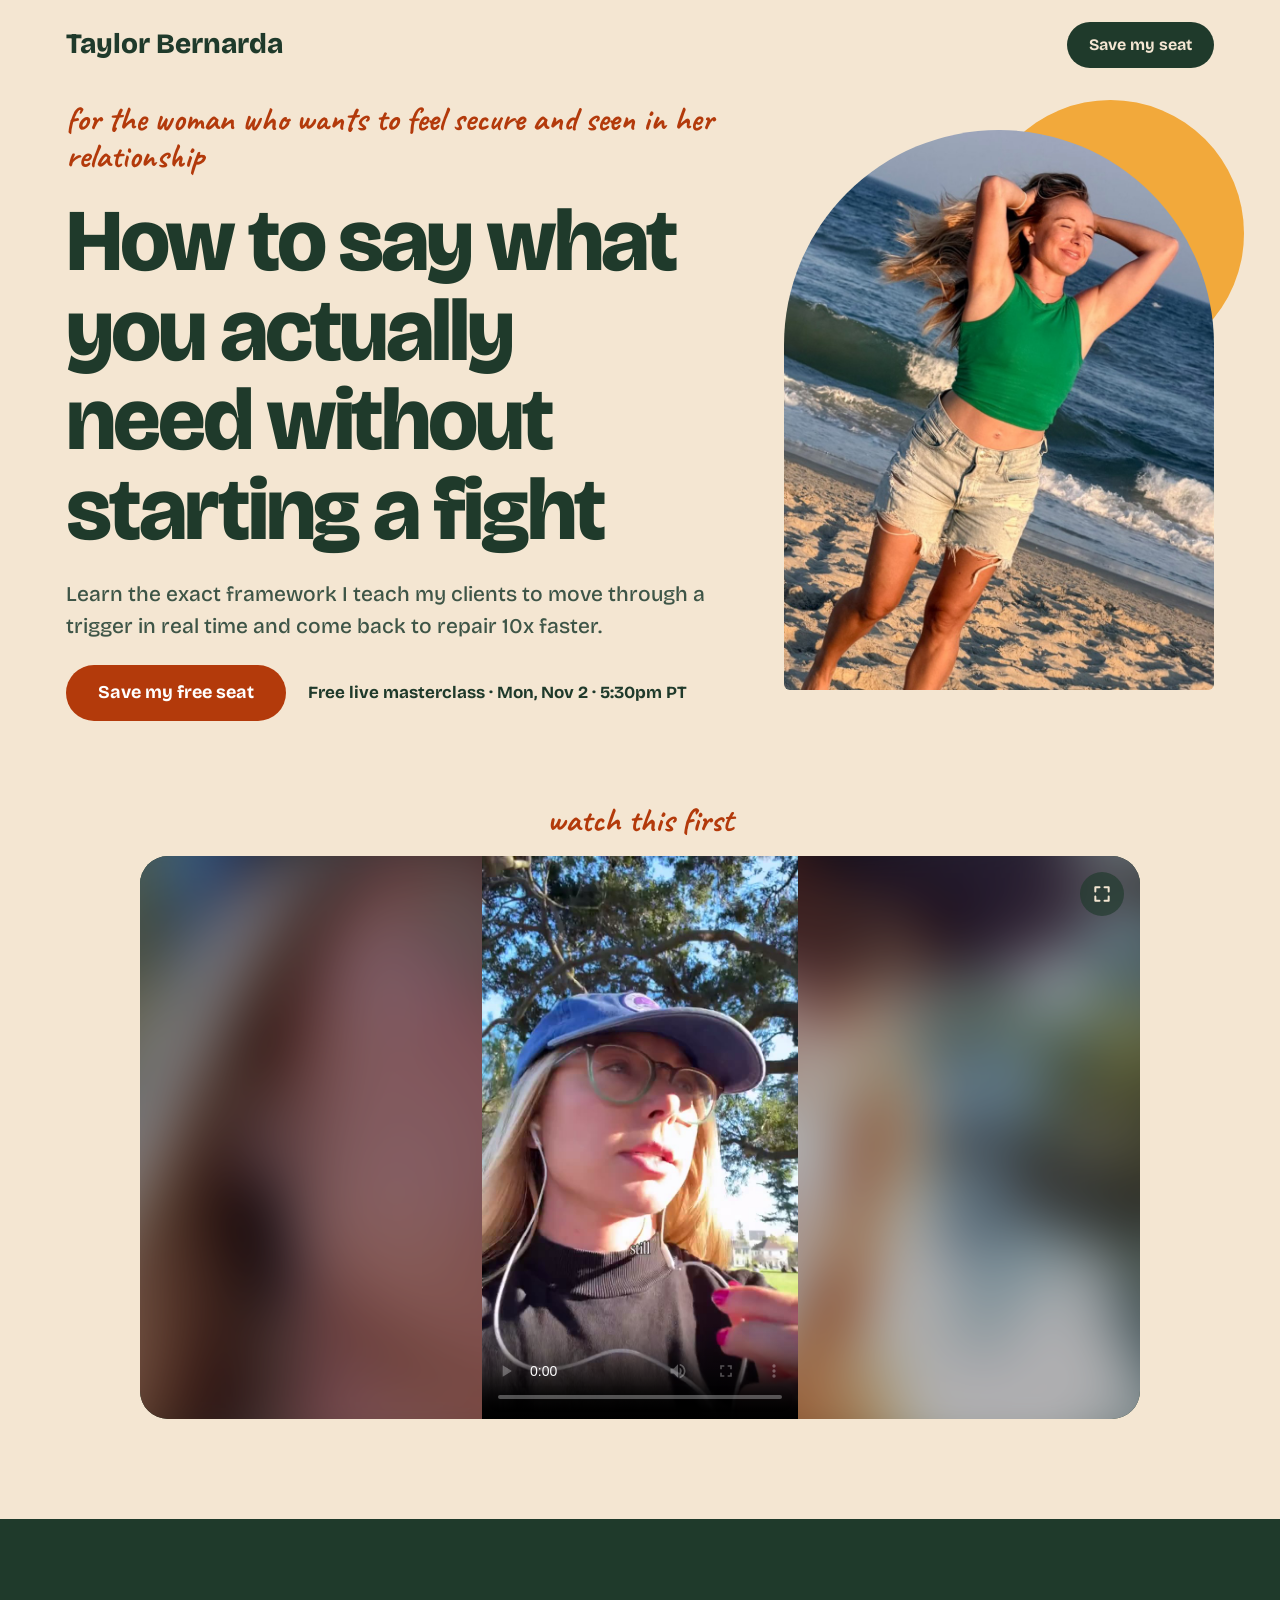
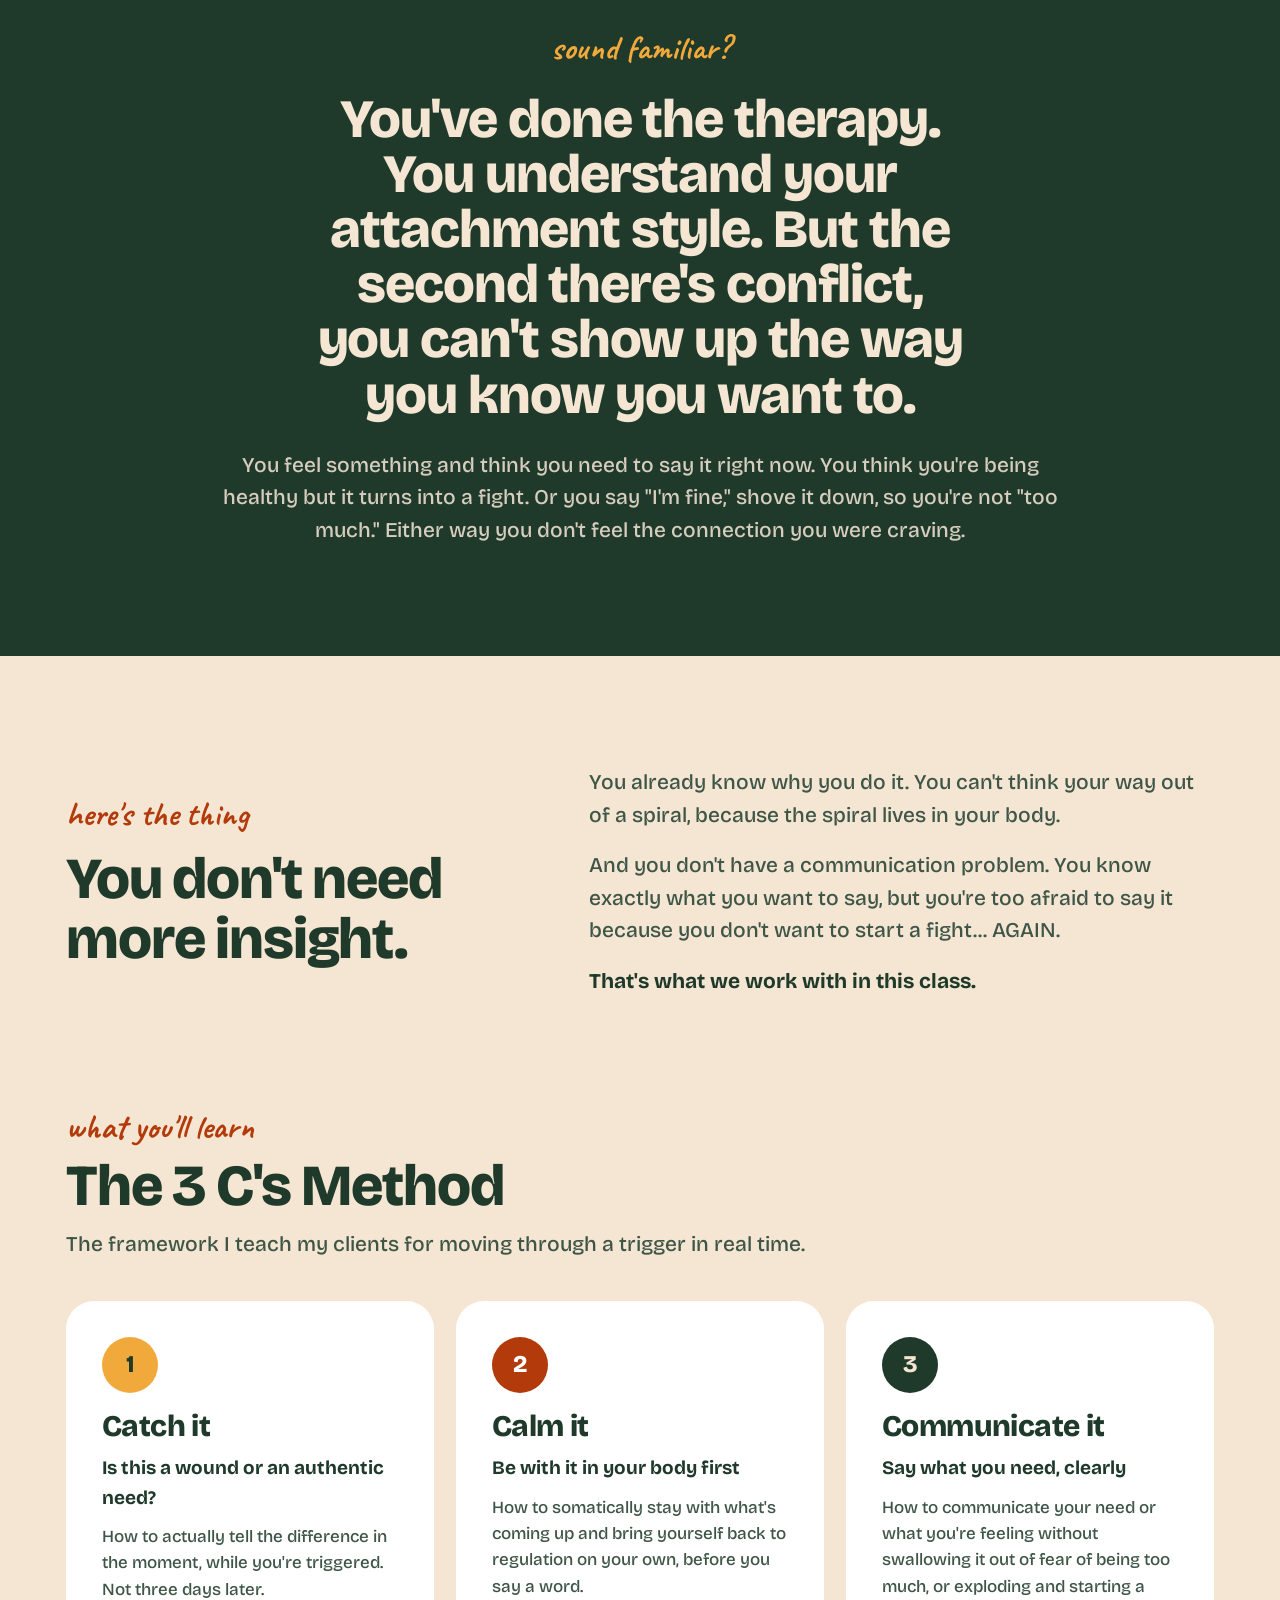
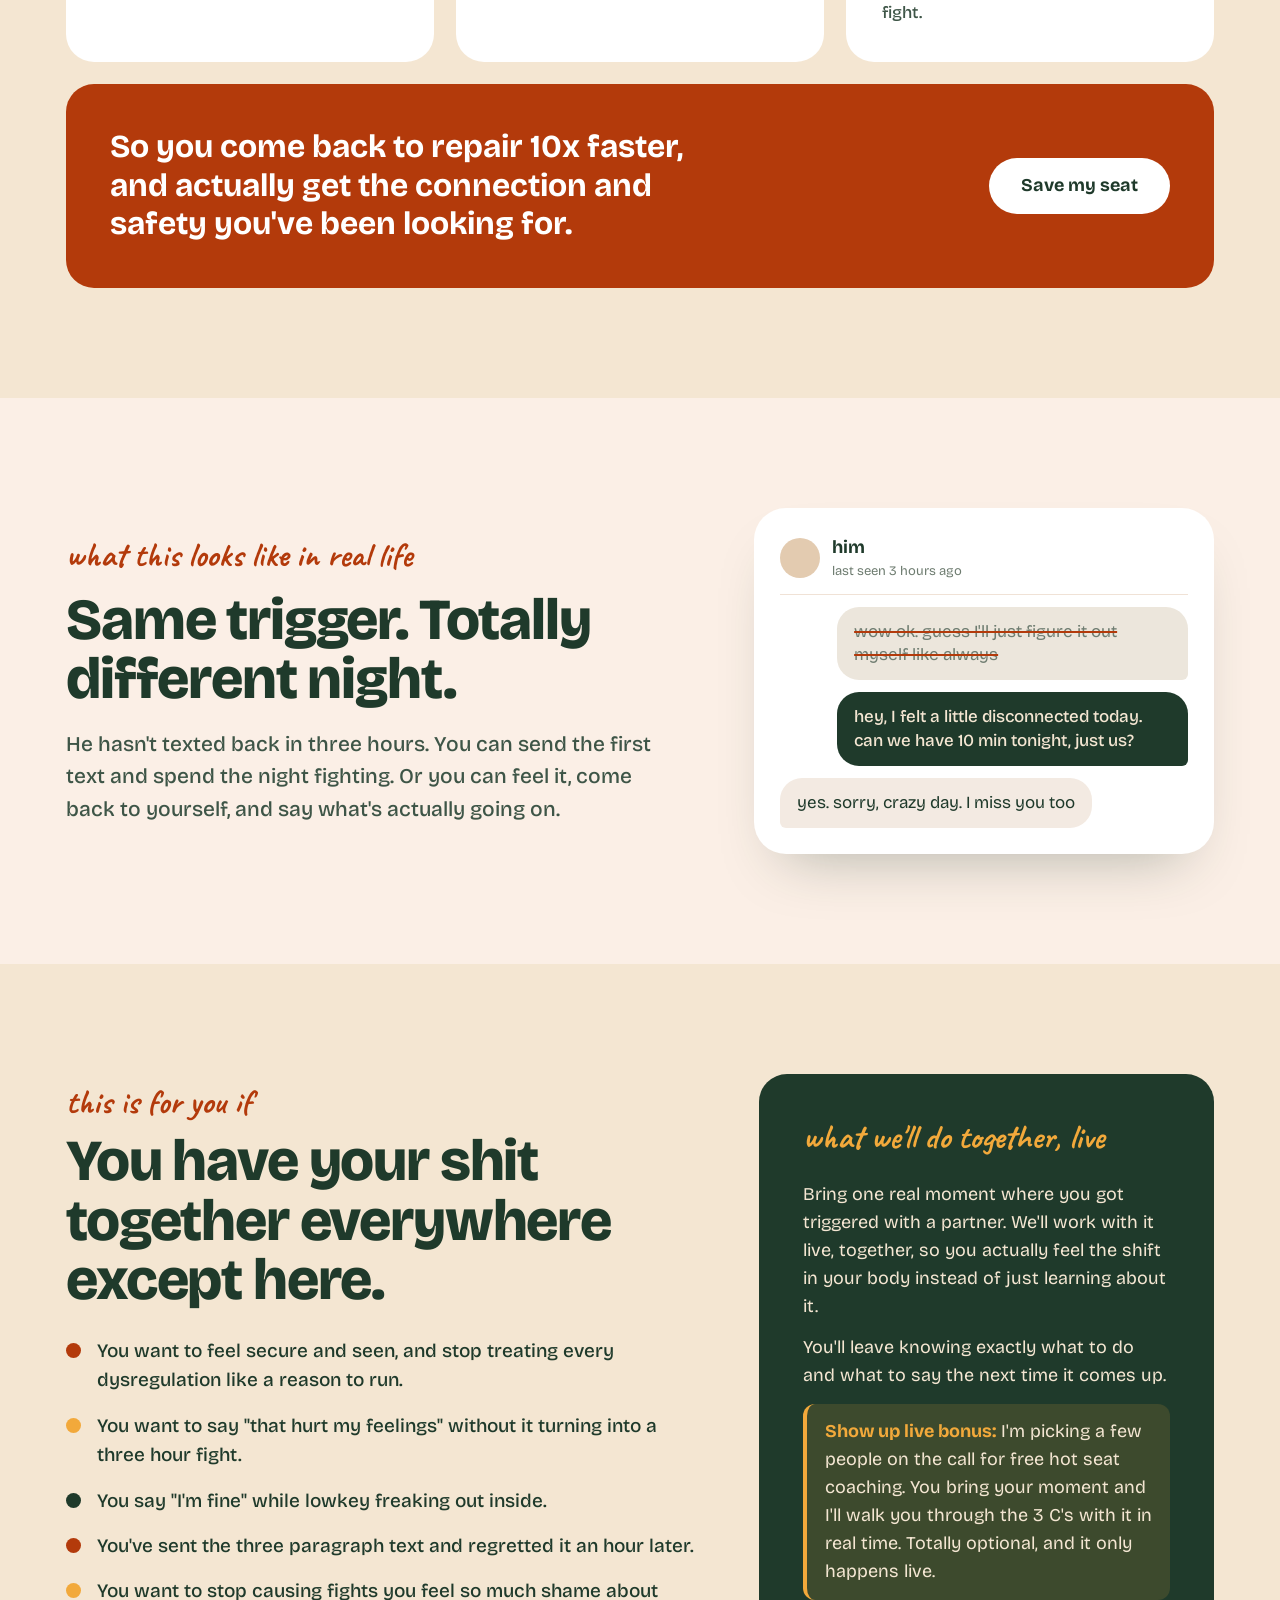
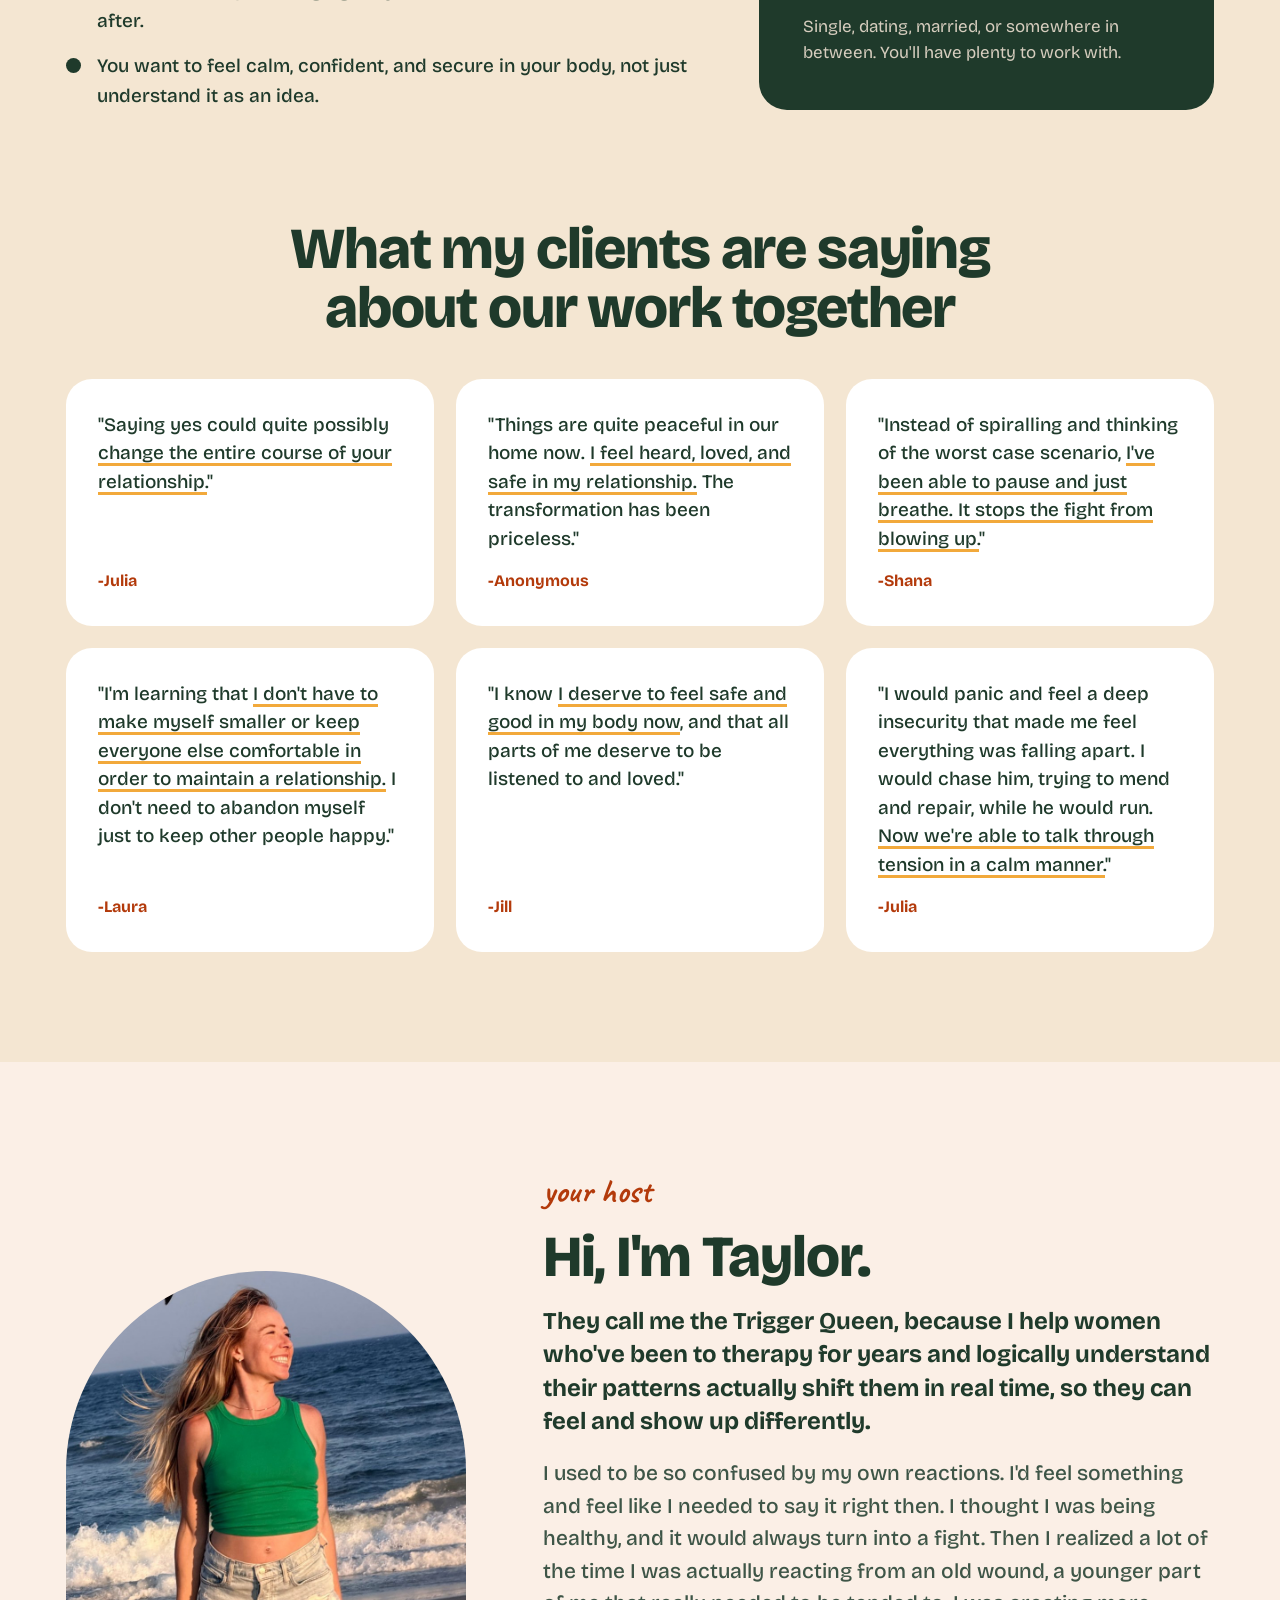
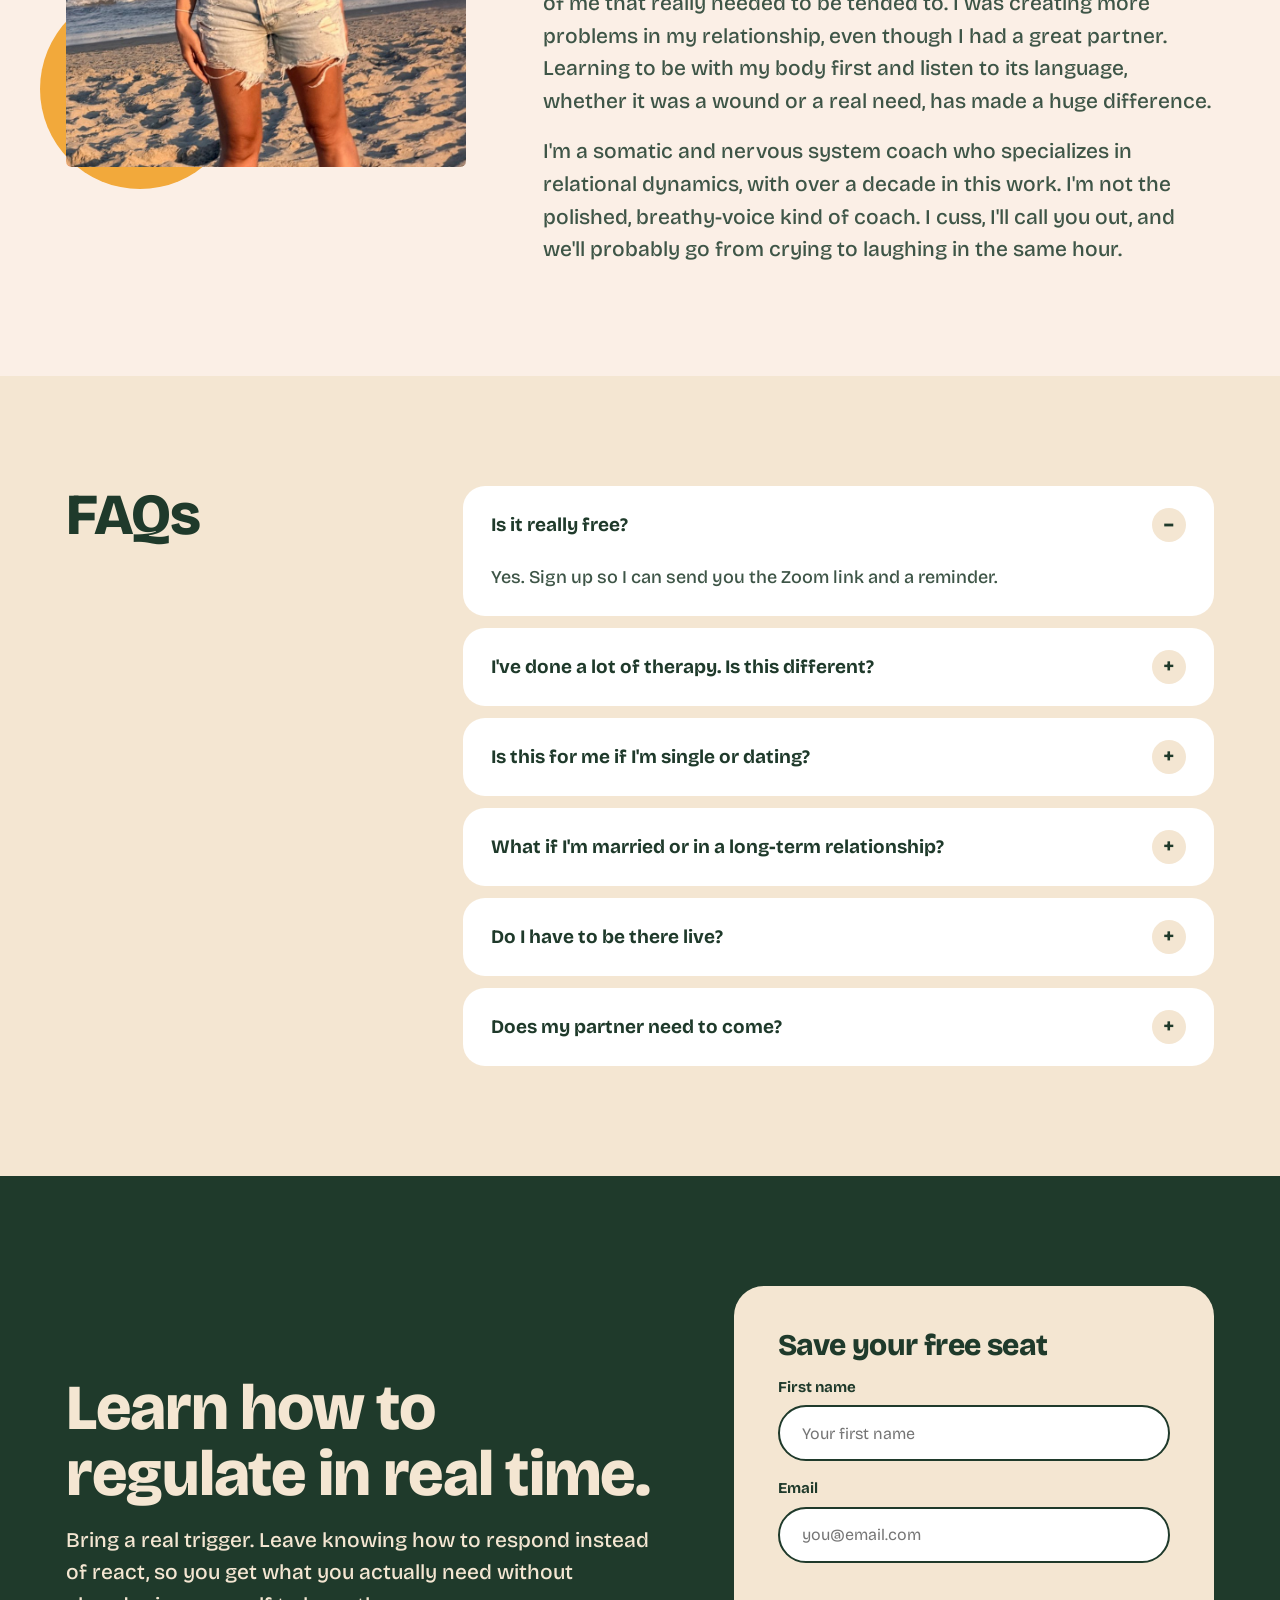
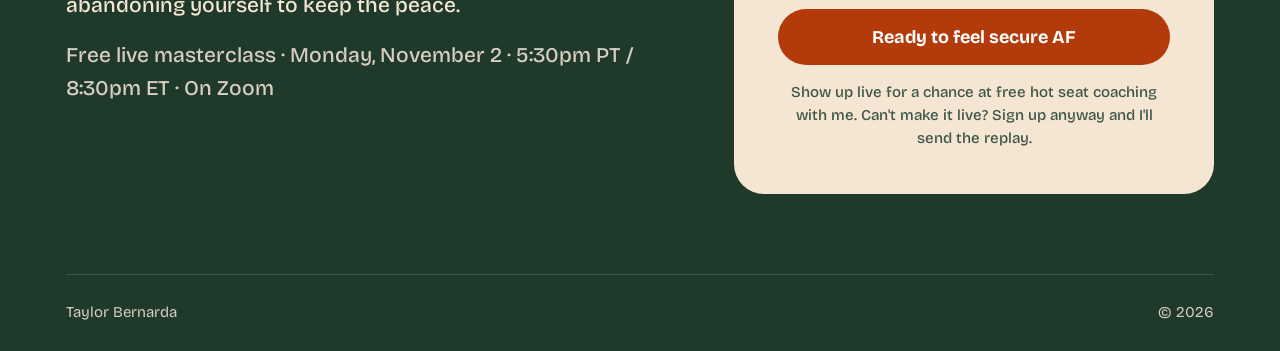
<file: masterclass/index.html>
<!DOCTYPE html>
<html lang="en">
<head>
<meta charset="UTF-8">
<meta name="viewport" content="width=device-width, initial-scale=1, viewport-fit=cover">
<title>Free Masterclass: How to Say What You Actually Need Without Starting a Fight</title>
<meta name="description" content="A free live masterclass with Taylor Bernarda on moving through a trigger in real time and saying what you need without starting a fight. Monday, November 2 at 5:30pm PT.">
<meta property="og:title" content="How to Say What You Actually Need Without Starting a Fight">
<meta property="og:description" content="Free live masterclass with Taylor Bernarda. Monday, November 2 at 5:30pm PT.">
<meta property="og:type" content="website">
<meta property="og:image" content="https://taylorbernarda.com/masterclass/taylor-beach.jpg">
<meta name="twitter:card" content="summary_large_image">
<meta name="theme-color" content="#1F3A2B">
<link rel="preconnect" href="https://fonts.googleapis.com">
<link rel="preconnect" href="https://fonts.gstatic.com" crossorigin>
<link rel="stylesheet" href="https://fonts.googleapis.com/css2?family=Bricolage+Grotesque:opsz,wght@12..96,500;12..96,700;12..96,800&family=Caveat:wght@600;700&display=swap">
<style>
/* Layout: sand page with forest-green bands; one column on phones, two on desktop. Single committed look. */
:root{
  --sand:#F4E6D2; --blush:#FBEFE6; --forest:#1F3A2B; --moss:#3E5547; --sun:#F2A93B; --rust:#B33A0B; --cream:#F4E6D2; --mist:#D6CDBE; --white:#FFFFFF;
  --display:"Bricolage Grotesque", "Helvetica Neue", Arial, sans-serif;
  --hand:"Caveat", "Segoe Script", cursive;
  color-scheme:light;
}
*{box-sizing:border-box}
body{background:var(--sand);color:var(--forest);font-family:var(--display);font-size:18px;line-height:1.55;margin:0}
h1,h2,h3,p{margin:0}
h1,h2,h3{text-wrap:balance;letter-spacing:-0.02em;line-height:1.02;font-weight:800}
a{color:inherit}
.wrap{max-width:1180px;margin:0 auto;padding-left:max(16px, env(safe-area-inset-left, 0px));padding-right:max(16px, env(safe-area-inset-right, 0px))}
.band{padding-block:clamp(56px,9vw,110px)}
.dark{background:var(--forest);color:var(--cream)}
.blush{background:var(--blush)}
.hand{font-family:var(--hand);font-size:clamp(26px,3.2vw,34px);line-height:1.1;color:var(--rust);font-weight:700}
.dark .hand{color:var(--sun)}
.lead{color:var(--moss);font-weight:500;font-size:clamp(18px,1.8vw,21px);max-width:62ch}
.dark .lead{color:var(--mist)}
.btn{display:inline-flex;align-items:center;justify-content:center;min-height:56px;padding:0 32px;border-radius:999px;background:var(--rust);color:var(--white);font-weight:700;font-size:18px;text-decoration:none;border:none;font-family:var(--display);cursor:pointer}
.btn:focus-visible,a:focus-visible,input:focus-visible,summary:focus-visible{outline:3px solid var(--sun);outline-offset:3px}
.btn.dark-btn{background:var(--forest);color:var(--cream)}
h2{font-size:clamp(36px,5vw,58px)}

nav{display:flex;align-items:center;justify-content:space-between;gap:16px;padding-block:22px}
.brand{font-weight:800;font-size:clamp(22px,2.4vw,28px);text-decoration:none}
nav .btn{min-height:46px;padding:0 22px;font-size:16px;background:var(--forest);color:var(--cream)}

.hero{display:grid;grid-template-columns:minmax(0,1fr) minmax(0,430px);gap:clamp(32px,5vw,64px);align-items:center;padding-block:10px 80px}
.hero-copy{display:flex;flex-direction:column;gap:22px;min-width:0}
.hero h1{font-size:clamp(44px,7vw,88px);letter-spacing:-0.035em}
.cta-row{display:flex;flex-wrap:wrap;align-items:center;gap:14px 22px}
.when{font-weight:700;font-size:17px}
.photo{position:relative;width:min(430px,100%);justify-self:center}
.photo::before{content:"";position:absolute;right:-30px;top:-30px;width:62%;aspect-ratio:1;border-radius:50%;background:var(--sun)}
.photo img{position:relative;display:block;width:100%;height:auto;aspect-ratio:430/560;object-fit:cover;object-position:50% 0;border-radius:999px 999px 28px 28px}

.video-band{display:flex;flex-direction:column;align-items:center;gap:18px;padding-block:0 100px}
.player{position:relative;width:min(380px,100%);border-radius:28px;overflow:hidden;background:var(--forest)}
.player video{position:relative;z-index:1;display:block;width:100%;aspect-ratio:9/16;background:var(--forest)}
.player-bg,.player-fs{display:none}
/* Laptops: wide frame, portrait video centered over a blurred stretch of itself. Phones keep the plain portrait player. */
@media (min-width:861px) and (hover:hover){
  .player{width:min(1000px,100%);aspect-ratio:16/9}
  .player video{width:auto;height:100%;margin:0 auto;background:transparent}
  .player-bg{display:block;position:absolute;left:-8%;top:-8%;width:116%;height:116%;filter:blur(28px) brightness(.7)}
  .player-fs{display:flex;position:absolute;z-index:2;top:16px;right:16px;width:44px;height:44px;border-radius:50%;border:none;align-items:center;justify-content:center;background:rgba(31,58,43,.65);color:var(--cream);cursor:pointer}
  .player-fs:hover{background:var(--forest)}
}
/* Full screen always uses the wide layout, whatever the window width. */
.player:fullscreen{width:100%;height:100%;aspect-ratio:auto;border-radius:0}
.player:fullscreen video{width:auto;height:100%;margin:0 auto;background:transparent}
.player:fullscreen .player-bg{display:block;position:absolute;left:-8%;top:-8%;width:116%;height:116%;filter:blur(28px) brightness(.7)}
.player:-webkit-full-screen{width:100%;height:100%;aspect-ratio:auto;border-radius:0}
.player:-webkit-full-screen video{width:auto;height:100%;margin:0 auto;background:transparent}
.player:-webkit-full-screen .player-bg{display:block;position:absolute;left:-8%;top:-8%;width:116%;height:116%;filter:blur(28px) brightness(.7)}

.familiar{text-align:center;display:flex;flex-direction:column;align-items:center;gap:26px}
.familiar h2{max-width:20ch;font-size:clamp(32px,4.6vw,54px)}
.familiar .lead{color:var(--mist)}

.split{display:grid;grid-template-columns:minmax(0,5fr) minmax(0,7fr);gap:clamp(28px,6vw,80px);align-items:center}
.stack{display:flex;flex-direction:column;gap:18px;min-width:0}
.stack p{color:var(--moss);font-weight:500;font-size:clamp(18px,1.8vw,21px)}
.stack p.strong{color:var(--forest);font-weight:700}

.method-head{display:flex;flex-direction:column;gap:12px;margin-bottom:40px;max-width:760px}
.cs{display:grid;grid-template-columns:repeat(3,minmax(0,1fr));gap:22px}
.c{background:var(--white);border-radius:28px;padding:36px;display:flex;flex-direction:column;gap:12px;min-width:0}
.num{width:56px;height:56px;border-radius:50%;display:flex;align-items:center;justify-content:center;font-weight:800;font-size:24px;margin-bottom:6px}
.c:nth-child(1) .num{background:var(--sun);color:var(--forest)}
.c:nth-child(2) .num{background:var(--rust);color:var(--white)}
.c:nth-child(3) .num{background:var(--forest);color:var(--cream)}
.c h3{font-size:30px}
.c .q{font-weight:700;font-size:19px}
.c p:last-child{color:var(--moss);font-weight:500;font-size:17px}
.result{margin-top:22px;background:var(--rust);color:var(--white);border-radius:28px;padding:clamp(28px,4vw,44px);display:flex;flex-wrap:wrap;align-items:center;justify-content:space-between;gap:24px}
.result p{font-size:clamp(22px,2.6vw,32px);font-weight:700;line-height:1.2;max-width:28ch}
.result .btn{background:var(--white);color:var(--forest)}

.phone-row{display:grid;grid-template-columns:minmax(0,1fr) minmax(0,460px);gap:clamp(28px,6vw,80px);align-items:center}
.chat{background:var(--white);border-radius:32px;padding:26px;display:flex;flex-direction:column;gap:12px;box-shadow:0 30px 60px -30px rgba(31,58,43,.35)}
.chat-top{display:flex;align-items:center;gap:12px;padding-bottom:12px;border-bottom:1px solid #F0E2D6}
.avatar{width:40px;height:40px;border-radius:50%;background:#E3CBB0}
.chat-top small{display:block;color:#6E7C70;font-size:13px}
.bub{max-width:86%;padding:13px 17px;font-size:17px;line-height:1.4}
.me{align-self:flex-end;border-radius:22px 22px 6px 22px}
.old{background:#ECE6DC;color:#6E7C70;text-decoration:line-through;text-decoration-color:var(--rust);text-decoration-thickness:2px}
.new{background:var(--forest);color:var(--cream);font-weight:500}
.him{align-self:flex-start;background:#F3EAE2;border-radius:22px 22px 22px 6px}

.fit{display:grid;grid-template-columns:minmax(0,7fr) minmax(0,5fr);gap:clamp(28px,5vw,56px);align-items:end}
.fit .hand{margin-bottom:12px}
.fit ul{list-style:none;padding:0;margin:26px 0 0;display:flex;flex-direction:column;gap:16px}
.fit li{display:flex;gap:16px;font-weight:500;font-size:19px}
.fit li::before{content:"";flex-shrink:0;width:15px;height:15px;border-radius:50%;margin-top:7px;background:var(--rust)}
.fit li:nth-child(3n+2)::before{background:var(--sun)}
.fit li:nth-child(3n)::before{background:var(--forest)}
.live{background:var(--forest);color:var(--cream);border-radius:28px;padding:clamp(28px,4vw,44px);display:flex;flex-direction:column;gap:14px}
.live .hand{color:var(--sun)}
.live p{font-size:18px}
.live .bonus{background:rgba(242,169,59,.14);border-left:4px solid var(--sun);border-radius:12px;padding:14px 18px}
.live .bonus strong{color:var(--sun)}
.live p.soft{color:var(--mist);font-size:17px}

.quotes-head{text-align:center;margin-bottom:40px}
.quotes{display:grid;grid-template-columns:repeat(3,minmax(0,1fr));gap:22px}
.quote{background:var(--white);border-radius:26px;padding:32px;display:flex;flex-direction:column;gap:16px;min-width:0}
.quote p{font-size:19px;font-weight:500;line-height:1.5}
.quote cite{margin-top:auto;font-style:normal;font-weight:700;color:var(--rust);font-size:16px}
.quote u{text-decoration:underline;text-decoration-color:var(--sun);text-decoration-thickness:3px;text-underline-offset:4px}

.host{display:grid;grid-template-columns:minmax(0,400px) minmax(0,1fr);gap:clamp(32px,6vw,80px);align-items:center}
.host-photo{position:relative;width:min(400px,100%);justify-self:center}
.host-photo::before{content:"";position:absolute;left:-26px;bottom:-22px;width:50%;aspect-ratio:1;border-radius:50%;background:var(--sun)}
.host-photo img{position:relative;display:block;width:100%;height:auto;aspect-ratio:420/520;object-fit:cover;object-position:50% 0;border-radius:999px 999px 28px 28px}
.host .stack{max-width:64ch}
.stack p.queen{font-size:clamp(20px,2.2vw,24px);font-weight:700;line-height:1.4;color:var(--forest)}

.faq{display:grid;grid-template-columns:minmax(0,320px) minmax(0,1fr);gap:clamp(24px,6vw,80px);align-items:start}
.faq-list{display:flex;flex-direction:column;gap:12px}
details{background:var(--white);border-radius:22px}
summary{list-style:none;cursor:pointer;display:flex;align-items:center;justify-content:space-between;gap:16px;padding:22px 28px;font-weight:700;font-size:19px}
summary::-webkit-details-marker{display:none}
summary::after{content:"+";flex-shrink:0;width:34px;height:34px;border-radius:50%;background:var(--sand);display:flex;align-items:center;justify-content:center;font-size:22px}
details[open] summary::after{content:"\2212"}
details p{padding:0 28px 24px;color:var(--moss);font-weight:500}

.register{display:grid;grid-template-columns:minmax(0,1fr) minmax(0,480px);gap:clamp(32px,6vw,80px);align-items:center}
.register .stack p{color:var(--cream);font-weight:500;font-size:clamp(18px,1.8vw,21px)}
.register .stack p.meta{color:var(--mist)}
.register h2{font-size:clamp(38px,5.4vw,64px)}
.form-card{background:var(--sand);color:var(--forest);border-radius:30px;padding:clamp(26px,4vw,44px);display:flex;flex-direction:column;gap:16px}
.form-card h3{font-size:30px}
.field{display:flex;flex-direction:column;gap:6px}
.field label{font-size:15px;font-weight:700}
.field input{height:56px;border-radius:999px;border:2px solid var(--forest);background:var(--white);padding:0 22px;font-size:16px;font-family:var(--display);color:var(--forest)}
.hp{position:absolute;left:-9999px;width:1px;height:1px;overflow:hidden}
.err{color:var(--rust);font-size:14px;font-weight:700;min-height:1em}
.note{font-size:15px;color:var(--moss);text-align:center;font-weight:500}
.done h3{font-size:28px}
.done .hand{font-size:36px}
footer{display:flex;flex-wrap:wrap;justify-content:space-between;gap:12px 24px;border-top:1px solid var(--moss);padding-block:26px;color:var(--mist);font-size:15px;margin-top:80px}
footer a{text-decoration:none}

@media (max-width:860px){
  .hero,.split,.phone-row,.fit,.host,.faq,.register{grid-template-columns:minmax(0,1fr)}
  .cs,.quotes{grid-template-columns:minmax(0,1fr)}
  .photo{width:min(340px,86%)}
  .host-photo{width:min(320px,86%)}
  .photo::before{right:-16px;top:-16px}
}
/* Between phone and wide desktop the photo columns touch the gutter; pull the sun circles in so they don't spill off-screen. */
@media (max-width:1279px){
  .photo::before{right:-16px;top:-16px}
  .host-photo::before{left:-16px;bottom:-16px}
}
@media (prefers-reduced-motion:reduce){*{scroll-behavior:auto!important}}
html{scroll-behavior:smooth}
</style>
<script>
// Always open at the top: drop any #register left in a shared or refreshed URL, and skip the browser's scroll memory.
if ('scrollRestoration' in history) history.scrollRestoration = 'manual';
if (location.hash) history.replaceState(null, '', location.pathname + location.search);
</script>
</head>
<body>


<div class="wrap">
  <nav>
    <span class="brand">Taylor Bernarda</span>
    <a class="btn" href="#register">Save my seat</a>
  </nav>

  <section class="hero">
    <div class="hero-copy">
      <div class="hand">for the woman who wants to feel secure and seen in her relationship</div>
      <h1>How to say what you actually need without starting a fight</h1>
      <p class="lead">Learn the exact framework I teach my clients to move through a trigger in real time and come back to repair 10x faster.</p>
      <div class="cta-row">
        <a class="btn" href="#register">Save my free seat</a>
        <span class="when">Free live masterclass · Mon, Nov 2 · 5:30pm PT</span>
      </div>
    </div>
    <div class="photo"><img src="/masterclass/taylor-beach.jpg" width="900" height="1172" fetchpriority="high" alt="Taylor on the beach, hair in the wind"></div>
  </section>

  <section class="video-band">
    <div class="hand">watch this first</div>
    <div class="player" id="player">
      <canvas class="player-bg" width="64" height="36" aria-hidden="true"></canvas>
      <video src="/masterclass/masterclass-video.mp4" poster="/masterclass/video-poster.jpg" controls playsinline preload="metadata" aria-label="Video from Taylor about the masterclass"></video>
      <button class="player-fs" type="button" aria-label="Full screen" hidden><svg width="20" height="20" viewBox="0 0 24 24" fill="none" stroke="currentColor" stroke-width="2.4" stroke-linecap="round" stroke-linejoin="round" aria-hidden="true"><path d="M4 9V4h5M20 9V4h-5M4 15v5h5M20 15v5h-5"/></svg></button>
    </div>
  </section>
</div>

<section class="band dark">
  <div class="wrap familiar">
    <div class="hand">sound familiar?</div>
    <h2>You've done the therapy. You understand your attachment style. But the second there's conflict, you can't show up the way you know you want to.</h2>
    <p class="lead">You feel something and think you need to say it right now. You think you're being healthy but it turns into a fight. Or you say "I'm fine," shove it down, so you're not "too much." Either way you don't feel the connection you were craving.</p>
  </div>
</section>

<section class="band">
  <div class="wrap split">
    <div class="stack">
      <div class="hand">here's the thing</div>
      <h2>You don't need more insight.</h2>
    </div>
    <div class="stack">
      <p>You already know why you do it. You can't think your way out of a spiral, because the spiral lives in your body.</p>
      <p>And you don't have a communication problem. You know exactly what you want to say, but you're too afraid to say it because you don't want to start a fight... AGAIN.</p>
      <p class="strong">That's what we work with in this class.</p>
    </div>
  </div>
</section>

<section class="band" style="padding-top:0">
  <div class="wrap">
    <div class="method-head">
      <div class="hand">what you'll learn</div>
      <h2>The 3 C's Method</h2>
      <p class="lead">The framework I teach my clients for moving through a trigger in real time.</p>
    </div>
    <div class="cs">
      <div class="c"><div class="num">1</div><h3>Catch it</h3><p class="q">Is this a wound or an authentic need?</p><p>How to actually tell the difference in the moment, while you're triggered. Not three days later.</p></div>
      <div class="c"><div class="num">2</div><h3>Calm it</h3><p class="q">Be with it in your body first</p><p>How to somatically stay with what's coming up and bring yourself back to regulation on your own, before you say a word.</p></div>
      <div class="c"><div class="num">3</div><h3>Communicate it</h3><p class="q">Say what you need, clearly</p><p>How to communicate your need or what you're feeling without swallowing it out of fear of being too much, or exploding and starting a fight.</p></div>
    </div>
    <div class="result">
      <p>So you come back to repair 10x faster, and actually get the connection and safety you've been looking for.</p>
      <a class="btn" href="#register">Save my seat</a>
    </div>
  </div>
</section>

<section class="band blush">
  <div class="wrap phone-row">
    <div class="stack">
      <div class="hand">what this looks like in real life</div>
      <h2>Same trigger. Totally different night.</h2>
      <p class="lead">He hasn't texted back in three hours. You can send the first text and spend the night fighting. Or you can feel it, come back to yourself, and say what's actually going on.</p>
    </div>
    <div class="chat" aria-label="Example text conversation">
      <div class="chat-top"><div class="avatar"></div><div><strong>him</strong><small>last seen 3 hours ago</small></div></div>
      <div class="bub me old">wow ok. guess I'll just figure it out myself like always</div>
      <div class="bub me new">hey, I felt a little disconnected today. can we have 10 min tonight, just us?</div>
      <div class="bub him">yes. sorry, crazy day. I miss you too</div>
    </div>
  </div>
</section>

<section class="band">
  <div class="wrap fit">
    <div>
      <div class="hand">this is for you if</div>
      <h2>You have your shit together everywhere except here.</h2>
      <ul>
        <li>You want to feel secure and seen, and stop treating every dysregulation like a reason to run.</li>
        <li>You want to say "that hurt my feelings" without it turning into a three hour fight.</li>
        <li>You say "I'm fine" while lowkey freaking out inside.</li>
        <li>You've sent the three paragraph text and regretted it an hour later.</li>
        <li>You want to stop causing fights you feel so much shame about after.</li>
        <li>You want to feel calm, confident, and secure in your body, not just understand it as an idea.</li>
      </ul>
    </div>
    <div class="live">
      <div class="hand">what we'll do together, live</div>
      <p>Bring one real moment where you got triggered with a partner. We'll work with it live, together, so you actually feel the shift in your body instead of just learning about it.</p>
      <p>You'll leave knowing exactly what to do and what to say the next time it comes up.</p>
      <p class="bonus"><strong>Show up live bonus:</strong> I'm picking a few people on the call for free hot seat coaching. You bring your moment and I'll walk you through the 3 C's with it in real time. Totally optional, and it only happens live.</p>
      <p class="soft">Single, dating, married, or somewhere in between. You'll have plenty to work with.</p>
    </div>
  </div>
</section>

<section class="band" style="padding-top:0">
  <div class="wrap">
    <h2 class="quotes-head">What my clients are saying about our work together</h2>
    <div class="quotes">
      <figure class="quote" style="margin:0"><p>"Saying yes could quite possibly <u>change the entire course of your relationship.</u>"</p><cite>-Julia</cite></figure>
      <figure class="quote" style="margin:0"><p>"Things are quite peaceful in our home now. <u>I feel heard, loved, and safe in my relationship.</u> The transformation has been priceless."</p><cite>-Anonymous</cite></figure>
      <figure class="quote" style="margin:0"><p>"Instead of spiralling and thinking of the worst case scenario, <u>I've been able to pause and just breathe. It stops the fight from blowing up.</u>"</p><cite>-Shana</cite></figure>
      <figure class="quote" style="margin:0"><p>"I'm learning that <u>I don't have to make myself smaller or keep everyone else comfortable in order to maintain a relationship.</u> I don't need to abandon myself just to keep other people happy."</p><cite>-Laura</cite></figure>
      <figure class="quote" style="margin:0"><p>"I know <u>I deserve to feel safe and good in my body now</u>, and that all parts of me deserve to be listened to and loved."</p><cite>-Jill</cite></figure>
      <figure class="quote" style="margin:0"><p>"I would panic and feel a deep insecurity that made me feel everything was falling apart. I would chase him, trying to mend and repair, while he would run. <u>Now we're able to talk through tension in a calm manner.</u>"</p><cite>-Julia</cite></figure>
    </div>
  </div>
</section>

<section class="band blush">
  <div class="wrap host">
    <div class="host-photo"><img src="/masterclass/taylor-laughing.jpg" width="900" height="1114" alt="Taylor laughing on the beach in a green top"></div>
    <div class="stack">
      <div class="hand">your host</div>
      <h2>Hi, I'm Taylor.</h2>
      <p class="queen">They call me the Trigger Queen, because I help women who've been to therapy for years and logically understand their patterns actually shift them in real time, so they can feel and show up differently.</p>
      <p>I used to be so confused by my own reactions. I'd feel something and feel like I needed to say it right then. I thought I was being healthy, and it would always turn into a fight. Then I realized a lot of the time I was actually reacting from an old wound, a younger part of me that really needed to be tended to. I was creating more problems in my relationship, even though I had a great partner. Learning to be with my body first and listen to its language, whether it was a wound or a real need, has made a huge difference.</p>
      <p>I'm a somatic and nervous system coach who specializes in relational dynamics, with over a decade in this work. I'm not the polished, breathy-voice kind of coach. I cuss, I'll call you out, and we'll probably go from crying to laughing in the same hour.</p>
    </div>
  </div>
</section>

<section class="band">
  <div class="wrap faq">
    <h2>FAQs</h2>
    <div class="faq-list">
      <details open><summary>Is it really free?</summary><p>Yes. Sign up so I can send you the Zoom link and a reminder.</p></details>
      <details><summary>I've done a lot of therapy. Is this different?</summary><p>Yes. Therapy gave you the insight. This is the in-the-moment piece: what to do in your body when you're triggered, and what to say next.</p></details>
      <details><summary>Is this for me if I'm single or dating?</summary><p>Yes. Your anxious attachment shows up with whoever you're texting, dating, or still thinking about.</p></details>
      <details><summary>What if I'm married or in a long-term relationship?</summary><p>This is especially for you. The dishes, the boys' night, the tone he used. That's exactly what we work with.</p></details>
      <details><summary>Do I have to be there live?</summary><p>Live is best, because we practice together, you can ask me questions, and only people on the call can get picked for free hot seat coaching. Can't make it? Sign up anyway and I'll send the replay.</p></details>
      <details><summary>Does my partner need to come?</summary><p>No. This is your work. When you show up differently, the conversation changes.</p></details>
    </div>
  </div>
</section>

<section class="band dark" id="register" style="padding-bottom:0">
  <div class="wrap">
    <div class="register">
      <div class="stack">
        <h2>Learn how to regulate in real time.</h2>
        <p>Bring a real trigger. Leave knowing how to respond instead of react, so you get what you actually need without abandoning yourself to keep the peace.</p>
        <p class="meta">Free live masterclass · Monday, November 2 · 5:30pm PT / 8:30pm ET · On Zoom</p>
      </div>
      <div class="form-card">
        <form id="signup" data-kit-form-id="10070979" novalidate style="display:flex;flex-direction:column;gap:16px">
          <h3>Save your free seat</h3>
          <div class="field"><label for="mc-name">First name</label><input id="mc-name" name="first_name" type="text" autocomplete="given-name" placeholder="Your first name"></div>
          <div class="hp" aria-hidden="true"><label for="mc-website">Leave this empty</label><input id="mc-website" name="website" type="text" tabindex="-1" autocomplete="off"></div>
          <div class="field"><label for="mc-email">Email</label><input id="mc-email" name="email" type="email" autocomplete="email" placeholder="you@email.com"></div>
          <div class="err" id="mc-err" role="alert"></div>
          <button class="btn" type="submit">Ready to feel secure AF</button>
          <p class="note">Show up live for a chance at free hot seat coaching with me. Can't make it live? Sign up anyway and I'll send the replay.</p>
        </form>
        <div class="done" id="done" hidden>
          <div class="hand">you're in!</div>
          <h3>See you Monday, Nov 2 at 5:30pm PT.</h3>
          <p class="note" style="text-align:left">Put it in your calendar now. Your Zoom link is in your inbox (check spam and promotions too).</p>
        </div>
      </div>
    </div>
    <footer>
      <span>Taylor Bernarda</span>
      <span>© 2026</span>
    </footer>
  </div>
</section>

<script>
(function () {
  var player = document.getElementById('player');
  var video = player.querySelector('video');
  var bg = player.querySelector('.player-bg');
  var fsBtn = player.querySelector('.player-fs');
  var wide = matchMedia('(min-width:861px) and (hover:hover)');
  var ctx = bg.getContext('2d');
  var raf = 0;

  // Paint the blurred backdrop: crop the middle of the portrait frame to 16:9 and stretch it.
  function draw(src, w, h) {
    if (!w || !h) return;
    var sh = Math.min(h, w * bg.height / bg.width);
    ctx.drawImage(src, 0, (h - sh) / 2, w, sh, 0, 0, bg.width, bg.height);
  }
  function drawVideo() { draw(video, video.videoWidth, video.videoHeight); }
  function loop() {
    drawVideo();
    raf = video.paused || video.ended ? 0 : requestAnimationFrame(loop);
  }
  var poster = new Image();
  poster.onload = function () { if (!video.currentTime) draw(poster, poster.naturalWidth, poster.naturalHeight); };
  poster.src = video.poster;
  video.addEventListener('play', function () { if (!raf) loop(); });
  video.addEventListener('seeked', drawVideo);

  // On laptops, full screen goes to the whole frame (blur included), never the bare video.
  var request = player.requestFullscreen || player.webkitRequestFullscreen;
  var leave = document.exitFullscreen || document.webkitExitFullscreen;
  function current() { return document.fullscreenElement || document.webkitFullscreenElement; }
  function enter() { var p = request.call(player); if (p && p.catch) p.catch(function () {}); }
  function exit() { var p = leave.call(document); return p && p.then ? p.catch(function () {}) : Promise.resolve(); }
  function toggle() { current() === player ? exit() : enter(); }
  function setup() {
    var on = wide.matches && !!request;
    fsBtn.hidden = !on;
    if (on) video.setAttribute('controlslist', 'nofullscreen');
    else video.removeAttribute('controlslist');
  }
  setup();
  if (wide.addEventListener) wide.addEventListener('change', setup);
  fsBtn.addEventListener('click', toggle);
  video.addEventListener('dblclick', function (e) {
    if (fsBtn.hidden) return;
    e.preventDefault();
    toggle();
  });
  function onChange() {
    if (!fsBtn.hidden && current() === video) exit().then(enter);
    fsBtn.setAttribute('aria-label', current() === player ? 'Exit full screen' : 'Full screen');
  }
  document.addEventListener('fullscreenchange', onChange);
  document.addEventListener('webkitfullscreenchange', onChange);
})();

document.getElementById('signup').addEventListener('submit', function (e) {
  e.preventDefault();
  var name = document.getElementById('mc-name').value.trim();
  var email = document.getElementById('mc-email').value.trim();
  var err = document.getElementById('mc-err');
  if (!name) { err.textContent = 'Add your first name.'; return; }
  if (!/^[^\s@]+@[^\s@]+\.[^\s@]+$/.test(email)) { err.textContent = 'Enter a valid email so I can send your link.'; return; }
  err.textContent = '';
  var form = this, btn = form.querySelector('button');
  var showDone = function () { form.hidden = true; document.getElementById('done').hidden = false; };
  var kitId = form.dataset.kitFormId;
  // Bots fill the hidden field; pretend it worked and send nothing.
  if (!kitId || document.getElementById('mc-website').value) { showDone(); return; }
  var body = new FormData();
  body.append('email_address', email);
  body.append('fields[first_name]', name);
  btn.disabled = true; btn.textContent = 'Saving your seat...';
  // Give up after 15s so a dropped connection doesn't leave the button spinning forever.
  var ctrl = window.AbortController ? new AbortController() : null;
  var timer = ctrl && setTimeout(function () { ctrl.abort(); }, 15000);
  fetch('https://app.kit.com/forms/' + kitId + '/subscriptions', { method: 'POST', body: body, headers: { Accept: 'application/json' }, signal: ctrl ? ctrl.signal : undefined })
    // Kit answers 200 even when it rejects a signup, so check the status it reports.
    .then(function (r) { return r.json(); })
    .then(function (res) {
      clearTimeout(timer);
      if (res.status !== 'success') throw new Error((res.errors && res.errors.messages || []).join(' '));
      showDone();
    })
    .catch(function (e) {
      clearTimeout(timer);
      err.textContent = /email/i.test(e.message) ? 'That email didn\'t go through. Double check it?' : 'Something went wrong. Try again in a sec.';
      btn.disabled = false; btn.textContent = "Ready to feel secure AF";
    });
});
['mc-name','mc-email'].forEach(function (id) {
  document.getElementById(id).addEventListener('input', function () { document.getElementById('mc-err').textContent = ''; });
});
</script>

<script>
// Jump to the form without putting #register in the URL, so a refresh doesn't land there.
document.querySelectorAll('a[href="#register"]').forEach(function (a) {
  a.addEventListener('click', function (e) {
    var target = document.getElementById('register');
    if (!target) return;
    e.preventDefault();
    target.scrollIntoView();
  });
});
</script>
</body>
</html>
</file>
<file: styles.css>
/* ============================================
   SPOKEN — Somatic Coaching Brand Website
   ============================================ */

/* ─── CUSTOM PROPERTIES ────────────────────── */
:root {
  --cream:        #FDF6F0;
  --dark:         #1A1208;
  --coral:        #C4622A;
  --peach:        #F4A87C;
  --rose:         #D4A0C8;
  --gold:         #F5C97A;
  --muted:        #6B5446;
  --subtle:       #8B6E5A;
  --dark-surface: #1E160A;
  --dark-card:    #231A0E;

  --ff-serif: 'Cormorant Garamond', Georgia, serif;
  --ff-sans:  'DM Sans', system-ui, sans-serif;

  --nav-h: 72px;
  --section-pad: clamp(80px, 10vw, 140px);
  --container: 1160px;
  --radius: 16px;

  --transition: 0.4s cubic-bezier(0.16, 1, 0.3, 1);
  --transition-slow: 0.7s cubic-bezier(0.16, 1, 0.3, 1);
}

/* ─── RESET & BASE ──────────────────────────── */
*, *::before, *::after { box-sizing: border-box; margin: 0; padding: 0; }

html {
  scroll-behavior: smooth;
  -webkit-font-smoothing: antialiased;
  text-rendering: optimizeLegibility;
}

body {
  background-color: var(--cream);
  color: var(--dark);
  font-family: var(--ff-sans);
  font-size: 16px;
  line-height: 1.7;
  overflow-x: hidden;
}

img { display: block; max-width: 100%; }
a  { color: inherit; text-decoration: none; }
ul { list-style: none; }

/* ─── SCROLL ANIMATIONS ─────────────────────── */
.reveal,
.reveal-left,
.reveal-right {
  opacity: 0;
  transform: translateY(36px);
  transition: opacity 0.8s cubic-bezier(0.16, 1, 0.3, 1),
              transform 0.8s cubic-bezier(0.16, 1, 0.3, 1);
}
.reveal-left  { transform: translateX(-40px); }
.reveal-right { transform: translateX(40px); }

.reveal.visible,
.reveal-left.visible,
.reveal-right.visible {
  opacity: 1;
  transform: translate(0);
}

/* stagger children */
.cards-grid .reveal:nth-child(2) { transition-delay: 0.1s; }
.cards-grid .reveal:nth-child(3) { transition-delay: 0.2s; }
.cards-grid .reveal:nth-child(4) { transition-delay: 0.3s; }
.framework__pillars .reveal:nth-child(2) { transition-delay: 0.08s; }
.framework__pillars .reveal:nth-child(3) { transition-delay: 0.16s; }
.framework__pillars .reveal:nth-child(4) { transition-delay: 0.24s; }
.framework__pillars .reveal:nth-child(5) { transition-delay: 0.32s; }
.framework__pillars .reveal:nth-child(6) { transition-delay: 0.40s; }
.phases__grid .reveal:nth-child(2) { transition-delay: 0.12s; }
.phases__grid .reveal:nth-child(3) { transition-delay: 0.24s; }

/* ─── CONTAINER ─────────────────────────────── */
.container {
  width: min(var(--container), 100% - 48px);
  margin-inline: auto;
}

/* ─── TYPOGRAPHY ────────────────────────────── */
h1, h2, h3 {
  font-family: var(--ff-serif);
  font-weight: 400;
  line-height: 1.1;
  letter-spacing: -0.01em;
}
h1 { font-size: clamp(2.6rem, 6vw, 5rem); }
h2 { font-size: clamp(2rem, 4vw, 3.4rem); }
h3 { font-size: clamp(1.5rem, 2.5vw, 2rem); }

em { font-style: italic; }

.eyebrow {
  display: block;
  font-family: var(--ff-sans);
  font-size: 0.72rem;
  font-weight: 500;
  letter-spacing: 0.2em;
  text-transform: uppercase;
  color: var(--coral);
  margin-bottom: 1rem;
}
.eyebrow--light { color: var(--peach); }

/* ─── BUTTONS ───────────────────────────────── */
.btn {
  display: inline-flex;
  align-items: center;
  gap: 8px;
  font-family: var(--ff-sans);
  font-size: 0.875rem;
  font-weight: 500;
  letter-spacing: 0.06em;
  text-transform: uppercase;
  border-radius: 100px;
  padding: 14px 32px;
  cursor: pointer;
  transition: var(--transition);
  white-space: nowrap;
  border: 1.5px solid transparent;
}
.btn--sm  { padding: 10px 22px; font-size: 0.78rem; }
.btn--lg  { padding: 18px 48px; font-size: 0.95rem; }

.btn--primary {
  background: var(--coral);
  color: #fff;
  border-color: var(--coral);
}
.btn--primary:hover {
  background: #a8511f;
  border-color: #a8511f;
  transform: translateY(-2px);
  box-shadow: 0 8px 32px rgba(196,98,42,0.35);
}

.btn--outline {
  background: transparent;
  color: var(--dark);
  border-color: var(--dark);
}
.btn--outline:hover {
  background: var(--dark);
  color: var(--cream);
  transform: translateY(-2px);
}

.btn--ghost {
  background: rgba(255,255,255,0.12);
  color: var(--dark);
  border-color: rgba(26,18,8,0.25);
  backdrop-filter: blur(8px);
}
.btn--ghost:hover {
  background: rgba(255,255,255,0.3);
  transform: translateY(-2px);
}

.btn--light {
  background: var(--cream);
  color: var(--dark);
  border-color: var(--cream);
}
.btn--light:hover {
  background: var(--peach);
  border-color: var(--peach);
  transform: translateY(-2px);
}

/* ─── NAV ───────────────────────────────────── */
.nav {
  position: fixed;
  top: 0; left: 0; right: 0;
  z-index: 900;
  height: var(--nav-h);
  display: flex;
  align-items: center;
  justify-content: space-between;
  padding-inline: clamp(24px, 5vw, 64px);
  transition: background 0.5s ease, backdrop-filter 0.5s ease, box-shadow 0.5s ease;
}
.nav.scrolled {
  background: rgba(253,246,240,0.9);
  backdrop-filter: blur(16px);
  box-shadow: 0 1px 0 rgba(26,18,8,0.08);
}

.nav__logo {
  font-family: var(--ff-serif);
  font-size: 1.6rem;
  font-weight: 600;
  letter-spacing: 0.18em;
  color: var(--dark);
}

.nav__links {
  display: flex;
  gap: 40px;
  position: absolute;
  left: 50%;
  transform: translateX(-50%);
}
.nav__links a {
  font-family: var(--ff-sans);
  font-size: 0.82rem;
  font-weight: 400;
  letter-spacing: 0.06em;
  text-transform: uppercase;
  color: var(--muted);
  transition: color 0.3s;
}
.nav__links a:hover { color: var(--dark); }

.nav__hamburger {
  display: none;
  flex-direction: column;
  gap: 5px;
  background: none;
  border: none;
  cursor: pointer;
  padding: 4px;
}
.nav__hamburger span {
  display: block;
  width: 24px;
  height: 1.5px;
  background: var(--dark);
  transition: var(--transition);
}

/* MOBILE DRAWER */
.nav__drawer {
  position: fixed;
  top: 0; right: -100%;
  width: min(320px, 85vw);
  height: 100dvh;
  background: var(--cream);
  z-index: 1000;
  padding: 48px 40px;
  display: flex;
  flex-direction: column;
  transition: right 0.5s cubic-bezier(0.16, 1, 0.3, 1);
  box-shadow: -20px 0 60px rgba(26,18,8,0.12);
}
.nav__drawer.open { right: 0; }
.nav__drawer ul { margin-top: 40px; display: flex; flex-direction: column; gap: 32px; }
.nav__drawer ul a {
  font-family: var(--ff-serif);
  font-size: 1.8rem;
  color: var(--dark);
}
.nav__drawer-close {
  align-self: flex-end;
  background: none;
  border: none;
  font-size: 1.2rem;
  cursor: pointer;
  color: var(--muted);
}
.nav__overlay {
  position: fixed;
  inset: 0;
  background: rgba(26,18,8,0.4);
  z-index: 999;
  opacity: 0;
  pointer-events: none;
  transition: opacity 0.4s ease;
}
.nav__overlay.open { opacity: 1; pointer-events: all; }

/* ─── HERO ──────────────────────────────────── */
.hero {
  position: relative;
  min-height: 100svh;
  display: flex;
  align-items: center;
  padding-top: var(--nav-h);
  overflow: hidden;
}

/* Gradient blobs */
.hero__blobs {
  position: absolute;
  inset: 0;
  pointer-events: none;
  z-index: 0;
}
.blob {
  position: absolute;
  border-radius: 50%;
  filter: blur(80px);
  opacity: 0.55;
  animation: float 12s ease-in-out infinite;
}
.blob--coral {
  width: clamp(360px, 50vw, 680px);
  height: clamp(360px, 50vw, 680px);
  background: radial-gradient(circle, var(--peach) 0%, var(--coral) 60%, transparent 100%);
  top: -10%; left: -10%;
  animation-delay: 0s;
}
.blob--lavender {
  width: clamp(300px, 40vw, 560px);
  height: clamp(300px, 40vw, 560px);
  background: radial-gradient(circle, #e8c8e0 0%, var(--rose) 60%, transparent 100%);
  bottom: -15%; left: 30%;
  animation-delay: -4s;
}
.blob--gold {
  width: clamp(280px, 38vw, 520px);
  height: clamp(280px, 38vw, 520px);
  background: radial-gradient(circle, #fff0c0 0%, var(--gold) 60%, transparent 100%);
  top: 5%; right: -8%;
  animation-delay: -8s;
}
.blob--rose {
  width: clamp(320px, 45vw, 600px);
  height: clamp(320px, 45vw, 600px);
  background: radial-gradient(circle, #f0d8ec 0%, var(--rose) 60%, transparent 100%);
  top: 10%; left: 5%;
  animation-delay: -2s;
}

@keyframes float {
  0%, 100% { transform: translate(0, 0) scale(1); }
  33%       { transform: translate(30px, -20px) scale(1.04); }
  66%       { transform: translate(-20px, 30px) scale(0.97); }
}

.hero__content {
  position: relative;
  z-index: 1;
  width: min(var(--container), 100% - 48px);
  margin-inline: auto;
  padding-block: 80px;
}

.hero__eyebrow {
  display: block;
  font-size: 0.72rem;
  font-weight: 500;
  letter-spacing: 0.22em;
  text-transform: uppercase;
  color: var(--coral);
  margin-bottom: 1.5rem;
}

.hero__headline {
  font-size: clamp(2.8rem, 6.5vw, 5.6rem);
  font-weight: 400;
  line-height: 1.05;
  color: var(--dark);
  white-space: nowrap;
  margin-bottom: 1.75rem;
}
.hero__headline em {
  background: linear-gradient(135deg, var(--coral) 0%, var(--rose) 50%, var(--gold) 100%);
  -webkit-background-clip: text;
  -webkit-text-fill-color: transparent;
  background-clip: text;
}

.hero__sub {
  font-family: var(--ff-sans);
  font-size: clamp(1rem, 1.8vw, 1.15rem);
  color: var(--muted);
  max-width: 52ch;
  margin-bottom: 2.5rem;
  line-height: 1.75;
}

.hero__cta {
  display: flex;
  gap: 16px;
  flex-wrap: wrap;
}

.hero__scroll-hint {
  position: absolute;
  bottom: 36px;
  left: 50%;
  transform: translateX(-50%);
  z-index: 1;
}
.hero__scroll-hint span {
  display: block;
  width: 1px;
  height: 60px;
  background: linear-gradient(to bottom, transparent, var(--muted));
  margin: 0 auto;
  animation: scrollHint 2.2s ease-in-out infinite;
}
@keyframes scrollHint {
  0% { transform: scaleY(0); transform-origin: top; opacity: 0; }
  50% { opacity: 1; }
  100% { transform: scaleY(1); transform-origin: top; opacity: 0; }
}

.desktop-br { display: none; }
@media (min-width: 768px) { .desktop-br { display: inline; } }

/* ─── AFFIRMATION STRIP ─────────────────────── */
.strip {
  background: var(--dark);
  overflow: hidden;
  padding-block: 20px;
  border-top: 1px solid rgba(255,255,255,0.06);
  border-bottom: 1px solid rgba(255,255,255,0.06);
}

.strip__track {
  display: flex;
  gap: 32px;
  white-space: nowrap;
  animation: marquee 28s linear infinite;
  width: max-content;
}
.strip__track span {
  font-family: var(--ff-serif);
  font-size: clamp(0.95rem, 1.5vw, 1.1rem);
  font-style: italic;
  color: rgba(253,246,240,0.7);
  letter-spacing: 0.02em;
}
.strip__dot { color: var(--coral) !important; font-style: normal !important; }

@keyframes marquee {
  from { transform: translateX(0); }
  to   { transform: translateX(-50%); }
}
.strip:hover .strip__track { animation-play-state: paused; }

/* ─── SPLIT SECTION (WHO IT'S FOR) ─────────── */
.split-section {
  display: grid;
  grid-template-columns: 1fr 1fr;
  min-height: 700px;
}

.split-section__image {
  position: relative;
  overflow: hidden;
}

.gradient-img {
  position: absolute;
  inset: 0;
  display: flex;
  align-items: flex-end;
  padding: 40px;
}
.gradient-img--warm {
  background: linear-gradient(160deg, var(--peach) 0%, var(--gold) 35%, var(--rose) 70%, var(--coral) 100%);
}
.gradient-img--dusk {
  background: linear-gradient(160deg, var(--gold) 0%, var(--coral) 40%, #8B4060 80%, #4A2438 100%);
}
.gradient-img__inner {
  font-family: var(--ff-serif);
  font-size: 0.8rem;
  letter-spacing: 0.15em;
  text-transform: uppercase;
  color: rgba(255,255,255,0.6);
}

.split-section__content {
  padding: clamp(60px, 8vw, 100px) clamp(40px, 6vw, 80px);
  display: flex;
  flex-direction: column;
  justify-content: center;
  gap: 0;
}
.split-section__content h2 { margin-bottom: 1.5rem; }
.split-section__content p {
  color: var(--muted);
  font-size: 1.05rem;
  line-height: 1.8;
  margin-bottom: 1.25rem;
}
.split-section__content .btn { margin-top: 1rem; align-self: flex-start; }

/* ─── FOR HER ───────────────────────────────── */
.for-her {
  position: relative;
  background: var(--dark);
  padding-block: var(--section-pad);
  overflow: hidden;
}
.for-her__blobs {
  position: absolute;
  inset: 0;
  pointer-events: none;
}
.for-her__gold {
  right: -10% !important;
  bottom: -20% !important;
  top: auto !important;
  left: auto !important;
  opacity: 0.3 !important;
}
.for-her .blob--rose {
  top: -15%;
  left: -8%;
  opacity: 0.25;
}

.for-her__heading {
  color: #fff;
  white-space: nowrap;
  margin-bottom: clamp(40px, 6vw, 72px);
}
.for-her__heading em {
  background: linear-gradient(135deg, var(--peach) 0%, var(--gold) 100%);
  -webkit-background-clip: text;
  -webkit-text-fill-color: transparent;
  background-clip: text;
}

.cards-grid {
  display: grid;
  grid-template-columns: repeat(2, 1fr);
  gap: 20px;
}

.card {
  background: var(--dark-card);
  border: 1px solid rgba(255,255,255,0.07);
  border-radius: var(--radius);
  padding: clamp(28px, 4vw, 44px);
  transition: var(--transition);
  cursor: default;
}
.card:hover {
  background: #2a1f12;
  border-color: rgba(244,168,124,0.25);
  transform: translateY(-4px);
  box-shadow: 0 20px 60px rgba(0,0,0,0.3);
}
.card__icon {
  font-family: var(--ff-serif);
  font-size: 2.5rem;
  font-weight: 300;
  color: rgba(244,168,124,0.25);
  line-height: 1;
  margin-bottom: 1rem;
}
.card p {
  font-size: 1rem;
  line-height: 1.75;
  color: rgba(253,246,240,0.65);
}

/* ─── FRAMEWORK ─────────────────────────────── */
.framework {
  background: var(--cream);
  padding-block: var(--section-pad);
  overflow: hidden;
}
.framework .eyebrow { text-align: center; }

.framework__word {
  font-family: var(--ff-serif);
  font-size: clamp(5rem, 18vw, 18rem);
  font-weight: 300;
  line-height: 0.9;
  text-align: center;
  letter-spacing: 0.06em;
  color: transparent;
  -webkit-text-stroke: 1.5px rgba(196,98,42,0.2);
  margin-block: 0.5rem;
  pointer-events: none;
  user-select: none;
}

.framework__sub {
  text-align: center;
  font-size: 1.05rem;
  color: var(--muted);
  max-width: 50ch;
  margin-inline: auto;
  margin-bottom: clamp(40px, 6vw, 72px);
  line-height: 1.8;
}

.framework__pillars {
  display: grid;
  grid-template-columns: repeat(6, 1fr);
  gap: 1px;
  background: rgba(107,84,70,0.12);
  border: 1px solid rgba(107,84,70,0.12);
  border-radius: var(--radius);
  overflow: hidden;
}

.pillar {
  background: var(--cream);
  padding: clamp(24px, 3vw, 40px) clamp(16px, 2vw, 28px);
  transition: var(--transition);
}
.pillar:hover {
  background: #faf0e8;
  transform: translateY(-4px);
  box-shadow: 0 12px 40px rgba(196,98,42,0.1);
  position: relative;
  z-index: 1;
}

.pillar__letter {
  font-family: var(--ff-serif);
  font-size: 2.8rem;
  font-weight: 400;
  line-height: 1;
  color: var(--coral);
  margin-bottom: 0.4rem;
}
.pillar__name {
  font-family: var(--ff-sans);
  font-size: 0.7rem;
  font-weight: 500;
  letter-spacing: 0.16em;
  text-transform: uppercase;
  color: var(--muted);
  margin-bottom: 0.75rem;
}
.pillar p {
  font-size: 0.88rem;
  line-height: 1.7;
  color: var(--subtle);
}

/* ─── THREE PHASES ──────────────────────────── */
.phases {
  background: #fef3eb;
  padding-block: var(--section-pad);
}
.phases .eyebrow { text-align: center; }
.phases > .container > h2 {
  text-align: center;
  margin-bottom: clamp(40px, 6vw, 72px);
}
.phases h2 em {
  background: linear-gradient(135deg, var(--coral) 0%, var(--rose) 100%);
  -webkit-background-clip: text;
  -webkit-text-fill-color: transparent;
  background-clip: text;
}

.phases__grid {
  display: grid;
  grid-template-columns: repeat(3, 1fr);
  gap: 24px;
}

.phase-card {
  border-radius: var(--radius);
  padding: clamp(32px, 4vw, 52px) clamp(24px, 3vw, 40px);
  color: #fff;
  position: relative;
  overflow: hidden;
  transition: var(--transition);
}
.phase-card:hover {
  transform: translateY(-6px);
  box-shadow: 0 24px 64px rgba(0,0,0,0.2);
}
.phase-card--coral {
  background: linear-gradient(145deg, var(--peach) 0%, var(--coral) 60%, #8B3A1A 100%);
}
.phase-card--lavender {
  background: linear-gradient(145deg, #e8c8e0 0%, var(--rose) 45%, #9B5E8C 100%);
}
.phase-card--gold {
  background: linear-gradient(145deg, #fff0c0 0%, var(--gold) 45%, #C4922A 100%);
  color: var(--dark);
}

.phase-card__phase {
  font-family: var(--ff-sans);
  font-size: 0.68rem;
  font-weight: 500;
  letter-spacing: 0.2em;
  text-transform: uppercase;
  opacity: 0.7;
  margin-bottom: 0.75rem;
}
.phase-card h3 { margin-bottom: 0.5rem; }
.phase-card__months {
  font-size: 0.8rem;
  opacity: 0.65;
  margin-bottom: 1rem;
  font-family: var(--ff-sans);
}
.phase-card__tags {
  display: flex;
  gap: 8px;
  flex-wrap: wrap;
  margin-bottom: 1.25rem;
}
.phase-card__tags span {
  font-family: var(--ff-sans);
  font-size: 0.7rem;
  font-weight: 500;
  letter-spacing: 0.1em;
  text-transform: uppercase;
  background: rgba(255,255,255,0.2);
  border-radius: 100px;
  padding: 4px 14px;
}
.phase-card--gold .phase-card__tags span {
  background: rgba(26,18,8,0.12);
}
.phase-card p {
  font-size: 0.95rem;
  line-height: 1.75;
  opacity: 0.85;
}

/* ─── TESTIMONIAL ───────────────────────────── */
.testimonial {
  position: relative;
  background: var(--dark);
  padding-block: var(--section-pad);
  overflow: hidden;
}
.testimonial__glow {
  position: absolute;
  top: 50%;
  left: 50%;
  transform: translate(-50%,-50%);
  width: 600px;
  height: 400px;
  background: radial-gradient(ellipse, rgba(212,160,200,0.2) 0%, rgba(196,98,42,0.12) 50%, transparent 80%);
  pointer-events: none;
}
.testimonial__inner {
  position: relative;
  z-index: 1;
  text-align: center;
  max-width: 720px;
  margin-inline: auto;
}
.testimonial__mark {
  font-family: var(--ff-serif);
  font-size: 7rem;
  line-height: 0.5;
  color: var(--coral);
  opacity: 0.4;
  margin-bottom: 1.5rem;
}
.testimonial blockquote {
  font-family: var(--ff-serif);
  font-size: clamp(1.4rem, 2.8vw, 2.1rem);
  font-style: italic;
  font-weight: 300;
  color: rgba(253,246,240,0.9);
  line-height: 1.5;
  margin-bottom: 1.5rem;
}
.testimonial cite {
  font-family: var(--ff-sans);
  font-size: 0.8rem;
  letter-spacing: 0.12em;
  text-transform: uppercase;
  color: rgba(253,246,240,0.4);
  font-style: normal;
}

/* ─── ABOUT ─────────────────────────────────── */
.about {
  display: grid;
  grid-template-columns: 1fr 1fr;
  min-height: 700px;
}
.about__image {
  position: relative;
  overflow: hidden;
}
.about__content {
  background: var(--dark-surface);
  padding: clamp(60px, 8vw, 100px) clamp(40px, 6vw, 80px);
  display: flex;
  flex-direction: column;
  justify-content: center;
  gap: 0;
}
.about__content h2 {
  color: #fff;
  margin-bottom: 1.5rem;
}
.about__content h2 em {
  background: linear-gradient(135deg, var(--peach) 0%, var(--gold) 100%);
  -webkit-background-clip: text;
  -webkit-text-fill-color: transparent;
  background-clip: text;
}
.about__content p {
  color: rgba(253,246,240,0.65);
  font-size: 1rem;
  line-height: 1.85;
  margin-bottom: 1.1rem;
}
.about__content .btn { margin-top: 1rem; align-self: flex-start; }

/* ─── FINAL CTA ─────────────────────────────── */
.cta-final {
  position: relative;
  background: var(--cream);
  padding-block: var(--section-pad);
  overflow: hidden;
  text-align: center;
}
.cta-final__blobs { position: absolute; inset: 0; pointer-events: none; }
.cta-blob--1 { top: -20%; left: -10%; opacity: 0.35; }
.cta-blob--2 { bottom: -30%; right: -5%; opacity: 0.4; }
.cta-blob--3 { top: 30%; left: 40%; opacity: 0.25; width: 400px; height: 400px; }

.cta-final__inner {
  position: relative;
  z-index: 1;
  max-width: 680px;
  margin-inline: auto;
}
.cta-final__inner .eyebrow { text-align: center; }

.cta-final__headline {
  font-size: clamp(2.4rem, 5.5vw, 4.5rem);
  margin-bottom: 1.5rem;
}
.cta-final__headline em {
  background: linear-gradient(135deg, var(--coral) 0%, var(--rose) 50%, var(--gold) 100%);
  -webkit-background-clip: text;
  -webkit-text-fill-color: transparent;
  background-clip: text;
}
.cta-final__inner > p {
  color: var(--muted);
  font-size: 1.05rem;
  max-width: 42ch;
  margin-inline: auto;
  margin-bottom: 2.5rem;
  line-height: 1.8;
}
.cta-final__note {
  margin-top: 1.25rem !important;
  font-size: 0.8rem !important;
  color: var(--subtle) !important;
  letter-spacing: 0.04em;
}

/* ─── FOOTER ────────────────────────────────── */
.footer {
  background: var(--dark);
  padding-block: 60px;
  border-top: 1px solid rgba(255,255,255,0.06);
}
.footer__inner {
  display: flex;
  flex-direction: column;
  align-items: center;
  gap: 20px;
  text-align: center;
}
.footer__logo {
  font-family: var(--ff-serif);
  font-size: 1.8rem;
  font-weight: 600;
  letter-spacing: 0.2em;
  color: rgba(253,246,240,0.9);
}
.footer__tagline {
  font-family: var(--ff-serif);
  font-size: 1rem;
  font-style: italic;
  color: rgba(253,246,240,0.35);
}
.footer__nav {
  display: flex;
  gap: 32px;
  flex-wrap: wrap;
  justify-content: center;
}
.footer__nav a {
  font-size: 0.75rem;
  font-weight: 400;
  letter-spacing: 0.1em;
  text-transform: uppercase;
  color: rgba(253,246,240,0.35);
  transition: color 0.3s;
}
.footer__nav a:hover { color: rgba(253,246,240,0.8); }
.footer__copy {
  font-size: 0.75rem;
  color: rgba(253,246,240,0.2);
  letter-spacing: 0.04em;
  margin-top: 8px;
}

/* ─── RESPONSIVE ────────────────────────────── */
@media (max-width: 1024px) {
  .framework__pillars {
    grid-template-columns: repeat(3, 1fr);
  }
  .phases__grid {
    grid-template-columns: 1fr 1fr;
  }
  .phases__grid .phase-card:last-child {
    grid-column: 1 / -1;
    max-width: 480px;
    margin-inline: auto;
    width: 100%;
  }
}

@media (max-width: 860px) {
  .nav__links { display: none; }
  .nav > .btn--outline { display: none; }
  .nav__hamburger { display: flex; }

  .split-section { grid-template-columns: 1fr; }
  .split-section__image { min-height: 360px; position: relative; }
  .gradient-img { position: absolute; }

  .cards-grid { grid-template-columns: 1fr; }
  .cards-grid .reveal:nth-child(n) { transition-delay: 0s; }

  .about { grid-template-columns: 1fr; }
  .about__image { min-height: 320px; position: relative; }
  .about__image .gradient-img { position: absolute; }

  .phases__grid { grid-template-columns: 1fr; }
  .phases__grid .phase-card:last-child {
    grid-column: auto;
    max-width: 100%;
  }

  .framework__pillars { grid-template-columns: repeat(2, 1fr); }
}

@media (max-width: 560px) {
  .hero__cta { flex-direction: column; }
  .hero__cta .btn { width: 100%; justify-content: center; }
  .framework__pillars { grid-template-columns: 1fr 1fr; }
  .footer__nav { gap: 20px; }
}

/* ─── UTILITY ───────────────────────────────── */
@media (prefers-reduced-motion: reduce) {
  *, *::before, *::after {
    animation-duration: 0.01ms !important;
    transition-duration: 0.01ms !important;
  }
  .reveal, .reveal-left, .reveal-right {
    opacity: 1 !important;
    transform: none !important;
  }
}
</file>
